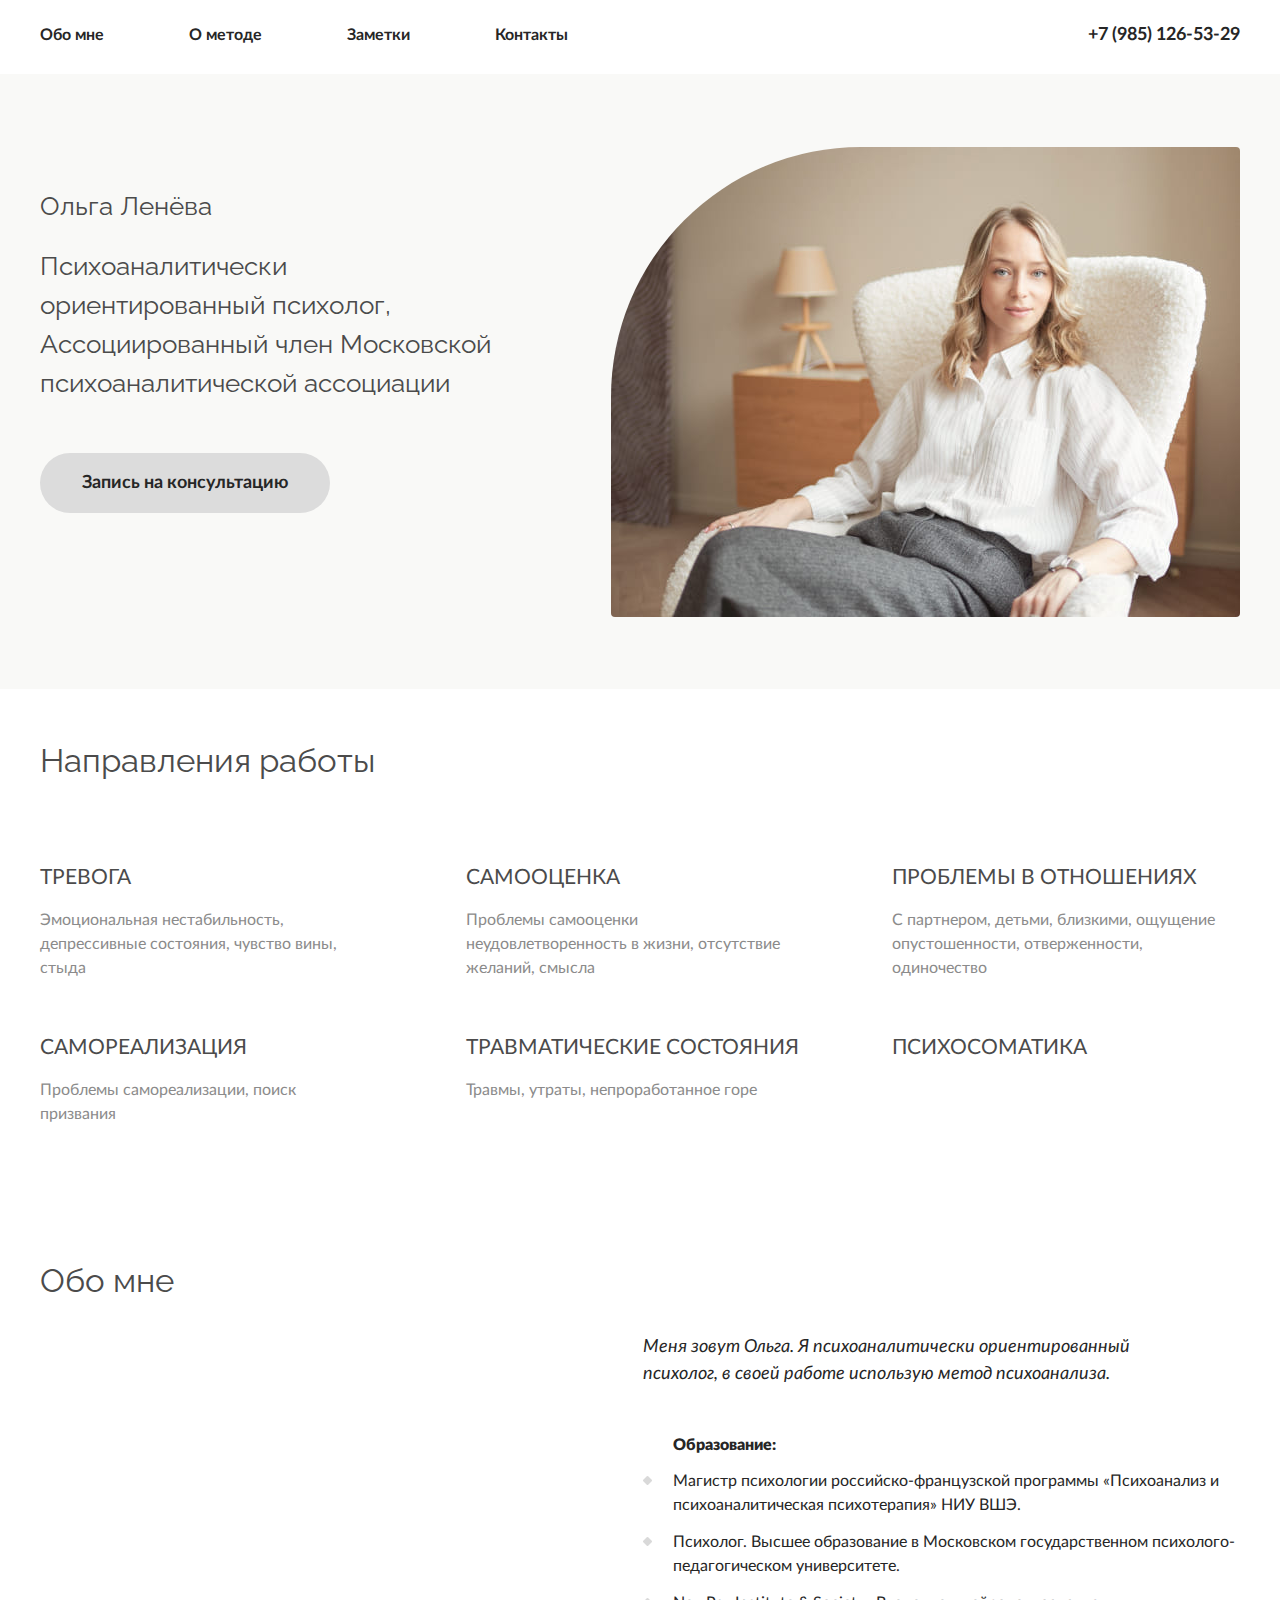
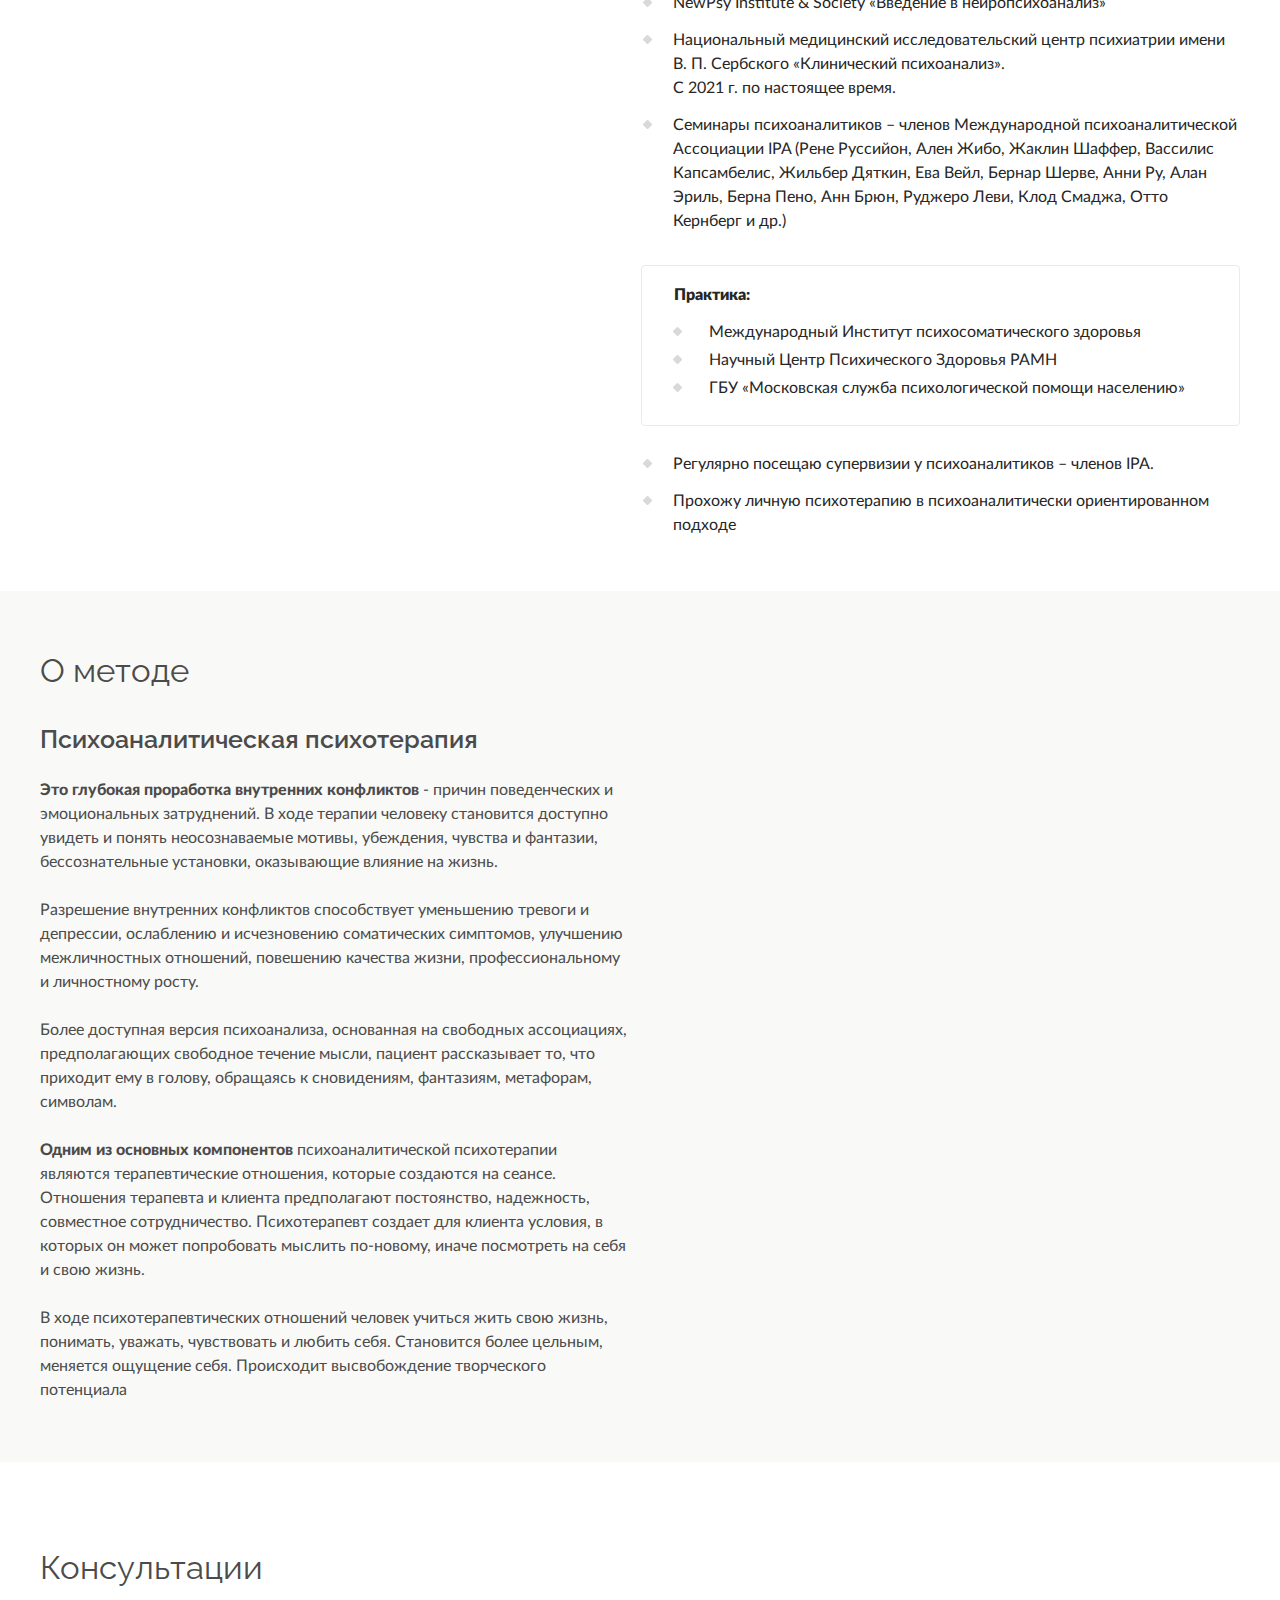
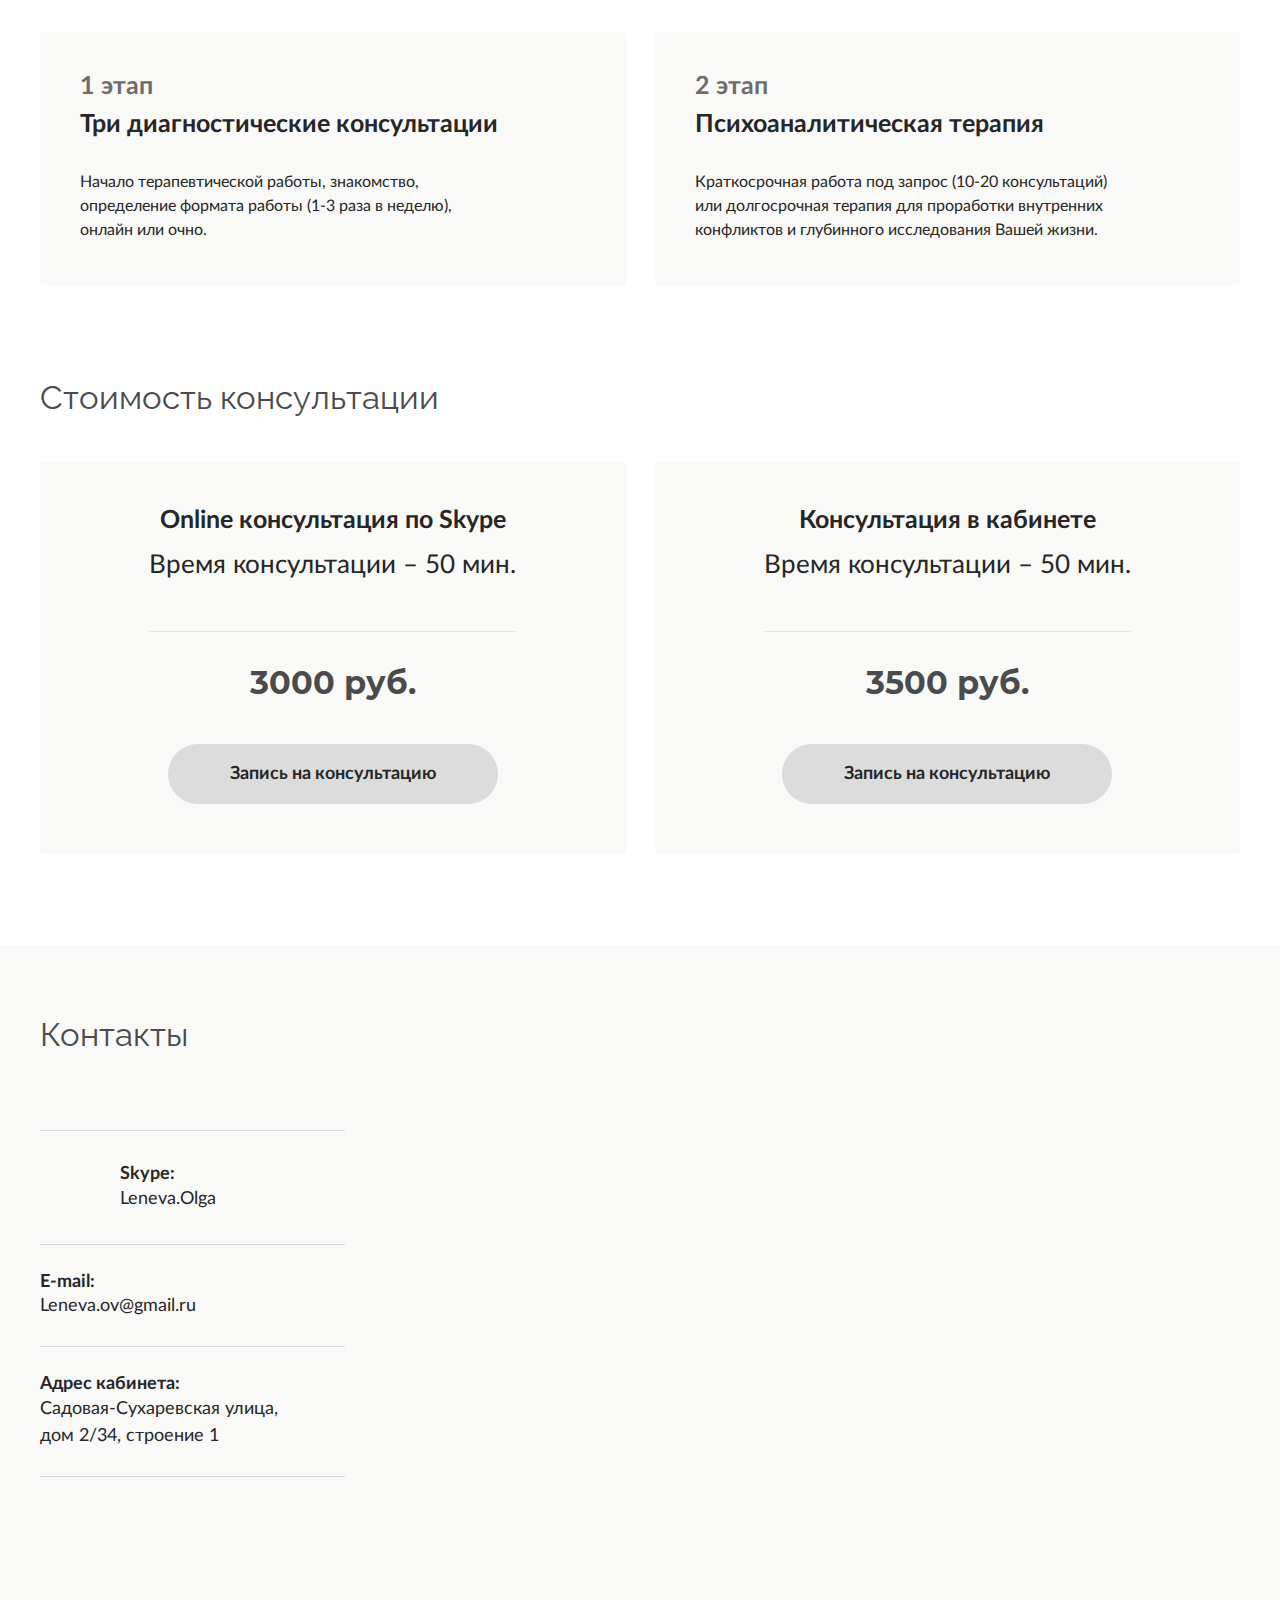
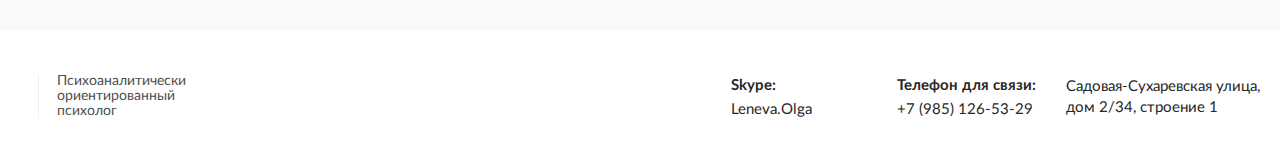
<file: index.html>
<!DOCTYPE html>
<html lang="ru">
	<head>
		<meta http-equiv="Content-Type" content="text/html; charset=utf-8">

		<!-- Адаптирование страницы для мобильных устройств -->
		<meta name="viewport" content="width=device-width, initial-scale=1, maximum-scale=1">

		<!-- Запрет распознования номера телефона -->
		<meta name="format-detection" content="telephone=no">
		<meta name="SKYPE_TOOLBAR" content ="SKYPE_TOOLBAR_PARSER_COMPATIBLE">

		<!-- Заголовок страницы -->
		<title>Ольга Ленёва</title>

		<!-- Подключение шрифтов -->
		<link rel="preconnect" href="https://fonts.googleapis.com"><link rel="preconnect" href="https://fonts.gstatic.com" crossorigin><link href="https://fonts.googleapis.com/css2?family=Raleway:wght@400;500;600;700;800;900&display=swap" rel="stylesheet">
		
		<!-- Данное значение часто используют(использовали) поисковые системы -->
		<meta name="description" content="">
		<meta name="keywords" content="">

		<!-- Изменение цвета панели моб. браузера -->
		<meta name="msapplication-TileColor" content="#DE041D">
		<meta name="theme-color" content="#DE041D">

		
		<!-- Подключение файлов стилей -->
		<link rel="stylesheet" href="css/fancybox.css">
		<link rel="stylesheet" href="css/styles.css">

		<link rel="stylesheet" href="css/response_1300.css" media="print, (max-width: 1300px)">
		<link rel="stylesheet" href="css/response_1187.css" media="print, (max-width: 1187px)">
		<link rel="stylesheet" href="css/response_1023.css" media="print, (max-width: 1023px)">
		<link rel="stylesheet" href="css/response_767.css" media="print, (max-width: 767px)">
		<link rel="stylesheet" href="css/response_479.css" media="(max-width: 479px)">
	</head>

	<body>
		<div class="wrap">
			<div class="main">
				<header>									
					<div class="cont">																
					
						<button class="mob_menu_btn">
							<img src="images/ic_mob_menu.svg" alt="">
						</button>
						<button class="close_btn">
							<img src="images/ic_close.svg" alt="">
						</button>

						<a href="#" class="logo-mob">
							<img src="images/logo-header.svg" alt="">
						</a>

						<nav class="menu row">							
							<div class="item">
								<a href="#about" class="scroll">Обо мне</a>
							</div>
							<div class="item">
								<a href="#method" class="scroll">О методе</a>
							</div>
							<div class="item">
								<a href="posts.html">Заметки</a>
							</div>
							<div class="item">
								<a href="#contacts" class="scroll">Контакты</a>
							</div>	

							<a href="tel:79851265329" class="header-phone_mob">+7 (985) 126-53-29</a>

							<a href="#" class="first-section_btn first-section_btn-mob modal_link" data-content="#callback_modal">
								<span>Запись на консультацию</span>
							</a>	

						</nav>

						<a href="tel:79851265329" class="header-phone">+7 (985) 126-53-29</a>
					</div>	
				</header>

				<section class="first-section">
					<div class="cont">
						<div class="first-section_info">
							<div class="first-section_title">Ольга Ленёва</div>
							<div class="first-section_text">Психоаналитически ориентированный психолог,	Ассоциированный член Московской психоаналитической ассоциации</div>
							<a href="#" class="first-section_btn modal_link" data-content="#callback_modal">
								<span>Запись на консультацию</span>
							</a>	
						</div>
						<div class="first-section_img">
							<img data-src="images/image1.jpg" alt="" class="lozad">
						</div>	
						<a href="#" class="first-section_btn first-section_btn-mobile modal_link" data-content="#callback_modal">
							<span>Запись на консультацию</span>
						</a>					
					</div>
				</section>


				<section class="direction">
					<div class="cont">
						<div class="direction_title title">Направления работы</div>
						<div class="direction_items">
							<div class="direction_item">
								<div class="direction_item-title">Тревога</div>
								<div class="direction_item-text">Эмоциональная нестабильность,<br> депрессивные состояния, чувство вины,<br> стыда</div>
							</div>							
							<div class="direction_item">
								<div class="direction_item-title">Самооценка</div>
								<div class="direction_item-text">Проблемы самооценки<br> неудовлетворенность в жизни, отсутствие<br> желаний, смысла</div>
							</div>
							<div class="direction_item">
								<div class="direction_item-title">Проблемы в отношениях</div>
								<div class="direction_item-text">С партнером, детьми, близкими, ощущение<br> опустошенности, отверженности,<br> одиночество</div>
							</div>
							<div class="direction_item">
								<div class="direction_item-title">Самореализация</div>
								<div class="direction_item-text">Проблемы самореализации, поиск<br> призвания </div>
							</div>
							<div class="direction_item">
								<div class="direction_item-title">Травматические состояния</div>
								<div class="direction_item-text">Травмы, утраты, непроработанное горе</div>
							</div>
							<div class="direction_item">
								<div class="direction_item-title">Психосоматика</div>
								<div class="direction_item-text"></div>
							</div>
						</div>
					</div>
				</section>


				<section class="about" id="about">
					<div class="cont">
						<div class="about_title title">Обо мне</div>
						<div class="about_wrap">
							<div class="about_img">
								<img data-src="images/image2.jpg" alt="" class="lozad">
							</div>
							<div class="about_info">
								<blockquote>Меня зовут Ольга. Я психоаналитически ориентированный <br>психолог, в своей работе использую метод психоанализа.</blockquote>
								<div class="about_items">
									<div class="about_item">
										<div class="about_item-title">Образование:</div>
										<ul>
											<li>Магистр психологии российско-французской программы «Психоанализ и психоаналитическая психотерапия» НИУ ВШЭ.</li>
											<li>Психолог. Высшее образование в Московском государственном психолого-педагогическом университете. </li>
											<li>NewPsy Institute & Society «Введение в нейропсихоанализ»</li>
											<li>Национальный медицинский исследовательский центр психиатрии имени В. П. Сербского «Клинический психоанализ».<br> С 2021 г. по настоящее время.</li>
											<li>Семинары психоаналитиков – членов Международной психоаналитической Ассоциации IPA (Рене Руссийон, Ален Жибо, Жаклин Шаффер, Вассилис Капсамбелис, Жильбер Дяткин, Ева Вейл, Бернар Шерве, Анни Ру, Алан Эриль, Берна Пено, Анн Брюн, Руджеро Леви, Клод Смаджа, Отто Кернберг и др.)</li>
										</ul>
									</div>
									<div class="about_item">
										<div class="about_item-title">Практика:</div>
										<ul>
											<li>Международный Институт психосоматического здоровья</li>
											<li>Научный Центр Психического Здоровья РАМН</li>
											<li>ГБУ «Московская служба психологической помощи населению»</li>
										</ul>
									</div>
									<div class="about_item">
										<ul>
											<li>Регулярно посещаю супервизии у психоаналитиков – членов IPA.</li>
											<li>Прохожу личную психотерапию в психоаналитически ориентированном подходе</li>
										</ul>
									</div>
								</div>							
							</div>	
						</div>						
					</div>
				</section>



				<section class="method" id="method">
					<div class="cont">
						<div class="method_title title">О методе</div>						
						<div class="method_wrap">
							<div class="method_info">
								<div class="method_subtitle">Психоаналитическая психотерапия</div>
								<p><span>Это глубокая проработка внутренних конфликтов</span> - причин поведенческих и эмоциональных затруднений. В ходе терапии человеку становится доступно увидеть и понять неосознаваемые мотивы, убеждения, чувства и фантазии, бессознательные установки, оказывающие влияние на жизнь. </p>
								<p>Разрешение внутренних конфликтов способствует уменьшению тревоги и депрессии, ослаблению и исчезновению соматических симптомов, улучшению межличностных отношений, повешению качества жизни, профессиональному и личностному росту. </p>
								<p>Более доступная версия психоанализа, основанная на свободных ассоциациях, предполагающих свободное течение мысли, пациент рассказывает то, что приходит ему в голову, обращаясь к сновидениям, фантазиям, метафорам, символам.</p>
								<p><span>Одним из основных компонентов</span> психоаналитической психотерапии являются терапевтические отношения, которые создаются на сеансе. Отношения терапевта и клиента предполагают постоянство, надежность, совместное сотрудничество. Психотерапевт создает для клиента условия, в которых он может попробовать мыслить по-новому, иначе посмотреть на себя и свою жизнь.</p>
								<p>В ходе психотерапевтических отношений человек учиться жить свою жизнь, понимать, уважать, чувствовать и любить себя. Становится более цельным, меняется ощущение себя. Происходит высвобождение творческого потенциала</p>
							</div>
							<div class="method_img">
								<img data-src="images/image3.jpg" alt="" class="lozad">
							</div>
						</div>
					</div>
				</section>



				<section class="consultations">
					<div class="cont">
						<div class="consultations-title title">Консультации</div>
						<div class="consultations_items">
							<div class="consultations_item">
								<div class="consultations_item-stage">1 этап</div>
								<div class="consultations_item-title">Три диагностические консультации</div>
								<div class="consultations_item-text">Начало терапевтической работы, знакомство,<br> определение  формата работы  (1-3 раза в неделю),<br> онлайн или очно.</div>
							</div>
							<div class="consultations_item">
								<div class="consultations_item-stage">2 этап</div>
								<div class="consultations_item-title">Психоаналитическая терапия</div>
								<div class="consultations_item-text">Краткосрочная работа под запрос (10-20 консультаций)<br> или долгосрочная терапия для проработки внутренних<br> конфликтов и глубинного исследования Вашей жизни.</div>
							</div>							
						</div>
					</div>
				</section>



				<section class="price">
					<div class="cont">
						<div class="price_title title">Стоимость консультации</div>
						<div class="price_items">
							<div class="price_item">
								<div class="price_item-title">Online консультация по Skype</div>
								<div class="price_item-text">Время консультации – 50 мин.</div>
								<div class="price_item-val">3000 руб.</div>
								<a href="#" class="first-section_btn modal_link" data-content="#callback_modal">
									<span>Запись на консультацию</span>
								</a>
							</div>
							<div class="price_item">
								<div class="price_item-title">Консультация в кабинете</div>
								<div class="price_item-text">Время консультации – 50 мин.</div>
								<div class="price_item-val">3500 руб.</div>
								<a href="#" class="first-section_btn modal_link" data-content="#callback_modal">
									<span>Запись на консультацию</span>
								</a>
							</div>
						</div>
					</div>
				</section>



				<section class="contacts" id="contacts">
					<div class="cont">
						<div class="contacts_title title">Контакты</div>
						<div class="contacts_wrap">
							<div class="contacts_info">							
								<div class="contacts_items">
									<div class="contacts_item">
										<div class="contacts_item-img">
											<img data-src="images/skype.svg" alt="" class="lozad">
										</div>
										<div class="contacts_item-box">
											<div class="contacts_item-title">Skype:</div>
											<a href="skype:[Leneva.Olga]" class="contacts_item-text">Leneva.Olga</a>	
										</div>									
									</div>
									<div class="contacts_item">
										<div class="contacts_item-title">E-mail:</div>
										<a href="mailto:leneva.ov@gmail.ru" class="contacts_item-text">Leneva.ov@gmail.ru</a>
									</div>
									<div class="contacts_item">
										<div class="contacts_item-title">Адрес кабинета:</div>
										<div class="contacts_item-text">Садовая-Сухаревская улица, <br>дом 2/34, строение 1</div>
									</div>
								</div>
							</div>
							<div class="map_wrap">
								<div id="map"></div>
							</div> 	
						</div>						
					</div>
				</section>
			

			</div>


			<footer>
				<div class="cont">
					<div class="footer_left">
						<a href="#" class="footer_logo"><img data-src="images/logo-footer.svg" alt="" class="lozad"></a>
						<div class="footer_text">Психоаналитически ориентированный <br>психолог</div>
					</div>
					<div class="footer_right">
						<div class="footer_item">
							<div class="footer_item-img">
								<img data-src="images/skype.svg" alt="" class="lozad">
							</div>
							<div class="footer_item-box">
								<div class="footer_item-title">Skype:</div>
								<a href="skype:[Leneva.Olga]" class="footer_item-text">Leneva.Olga</a>	
							</div>									
						</div>
						<div class="footer_item">
							<div class="footer_item-img">
								<img data-src="images/phone.svg" alt="" class="lozad">
							</div>
							<div class="footer_item-box">
								<div class="footer_item-title">Телефон для связи:</div>
								<a href="tel:79851265329" class="footer_item-text">+7 (985) 126-53-29</a>	
							</div>									
						</div>
						<div class="footer_item">
							<div class="footer_item-text">Садовая-Сухаревская улица, <br>дом 2/34, строение 1</div>
						</div>
					</div>
				</div>
			</footer>


			<div class="buttonUp" style="display: none;">
				<button type="button">
					<img src="images/button-up.svg" alt="">
				</button>
			</div>

			<div class="overlay"></div>
		</div>


		<div class="supports_error">
			Ваш браузер устарел рекомендуем обновить его до последней версии<br> или использовать другой более современный.
		</div>



		<section class="modal callback" id="callback_modal">		
			<div class="callback_title">Запись на консультацию</div>
			<form>
				<div class="line">
					<div class="field">
						<input type="text" placeholder="ФИО">
					</div>
				</div>
				<div class="line">
					<div class="field">
						<input type="number" placeholder="Возраст">
					</div>
				</div>
				<div class="line">
					<div class="field">
						<input type="tel" placeholder="Телефон">
					</div>
				</div>
				<div class="line">
					<div class="field">
						<input type="email" placeholder="E-mail">
					</div>
				</div>
				<div class="line">
					<div class="field">
						<textarea placeholder="Первоначальный запрос"></textarea>
					</div>
				</div>
				<div class="checkbox-block">
					<input type="checkbox" id="check" checked="">
					<label for="check" class="checkbox">Я согласен с политикой конфеденциальности</label>
				</div>    
				<button type="submit">
					<span>Записаться</span>
				</button>
			</form>
		</section>


		<!-- Подключение javascript файлов -->
		<script src="js/jquery-3.5.0.min.js"></script>
		<script src="js/fancybox.min.js"></script>
		<script src="js/lozad.min.js"></script>
		<script src="js/inputmask.min.js"></script>
		<script src="js/functions.js"></script>
		<script src="js/scripts.js"></script>


		<script src="https://api-maps.yandex.ru/2.1.75/?load=package.standard,package.geoObjects&lang=ru-RU&amp;scroll=false"></script>
		<script>
			$(window).on('load', () => {
				ymaps.ready(() => {
					var myMap = new ymaps.Map("map", {
				center: [56.09,37.49],
				zoom: 14
			}, {
				searchControlProvider: 'yandex#search'
			}),
	
			myGeoObject = new ymaps.GeoObject({
		  
			}, {
			}),
			myPieChart = new ymaps.Placemark([
			], {
	
			});
				myMap.geoObjects
					.add(myGeoObject)
					.add(myPieChart)                        
					.add(new ymaps.Placemark([56.09,37.49], {
					
					}, {
						preset: 'islands#greenDotIconWithCaption'
					}))
				})
			})
		</script> 

	
	</body>
</html>
</file>
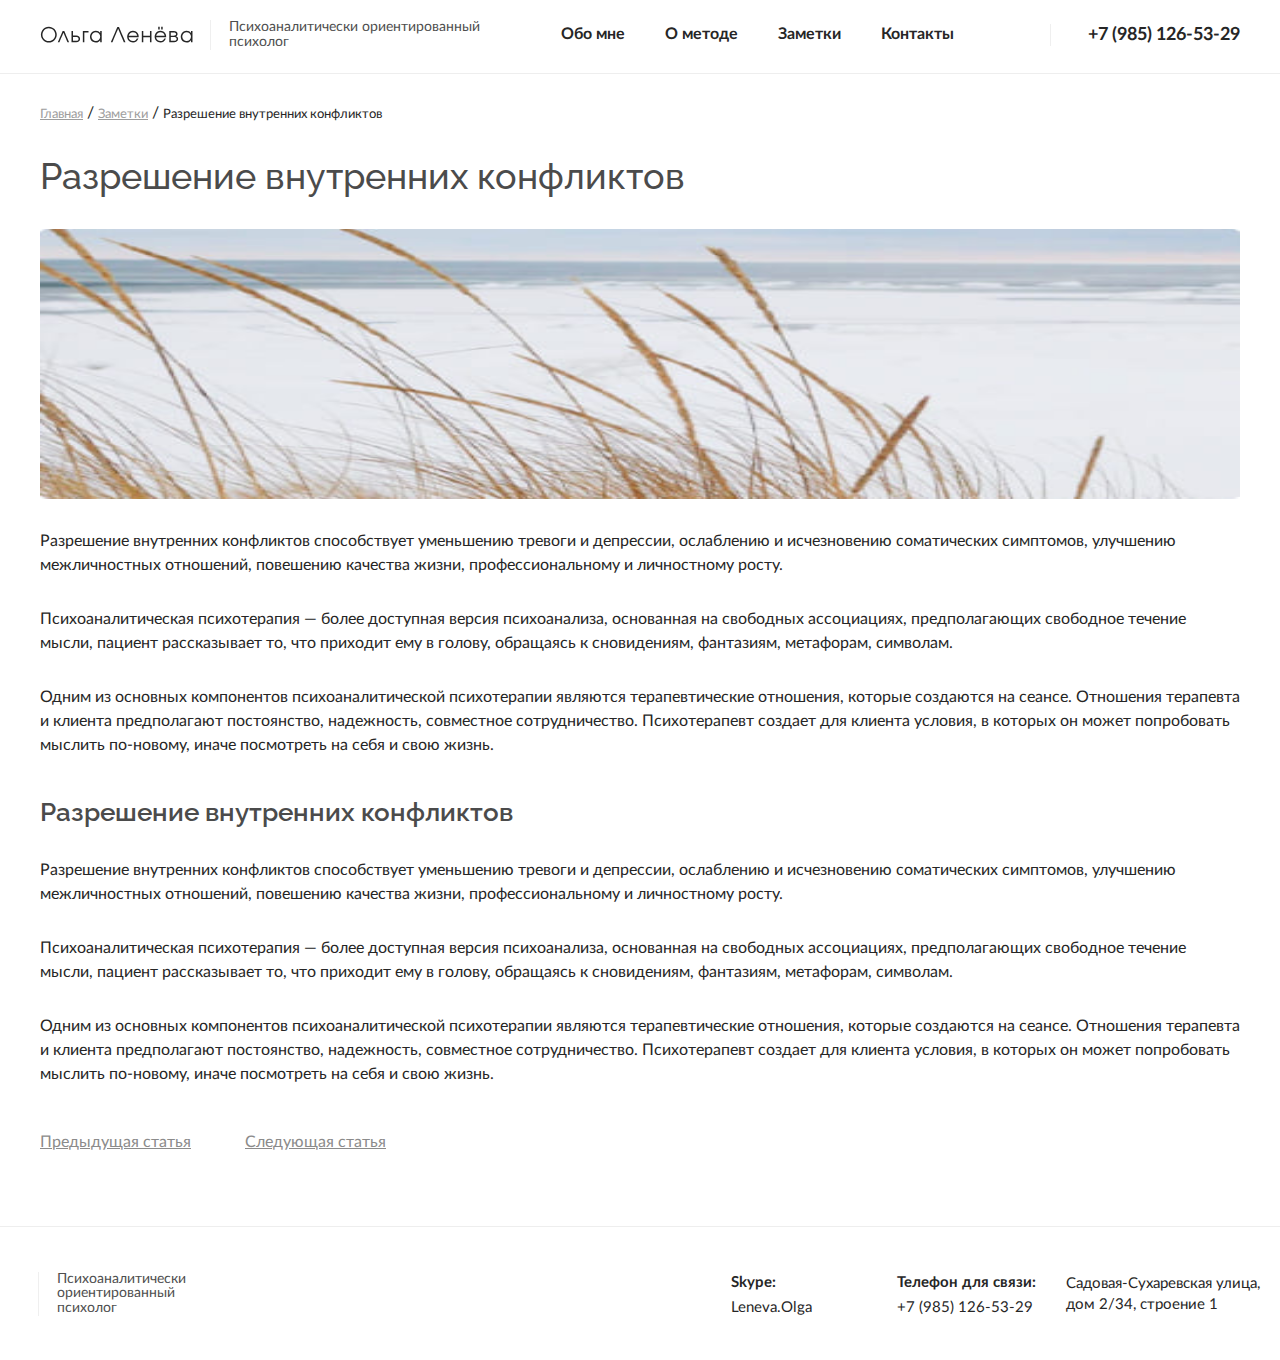
<file: post.html>
<!DOCTYPE html>
<html lang="ru">
	<head>
		<meta http-equiv="Content-Type" content="text/html; charset=utf-8">

		<!-- Адаптирование страницы для мобильных устройств -->
		<meta name="viewport" content="width=device-width, initial-scale=1, maximum-scale=1">

		<!-- Запрет распознования номера телефона -->
		<meta name="format-detection" content="telephone=no">
		<meta name="SKYPE_TOOLBAR" content ="SKYPE_TOOLBAR_PARSER_COMPATIBLE">

		<!-- Заголовок страницы -->
		<title>Ольга Ленёва</title>

		<!-- Подключение шрифтов -->
		<link rel="preconnect" href="https://fonts.googleapis.com"><link rel="preconnect" href="https://fonts.gstatic.com" crossorigin><link href="https://fonts.googleapis.com/css2?family=Raleway:wght@400;500;600;700;800;900&display=swap" rel="stylesheet">

		<!-- Данное значение часто используют(использовали) поисковые системы -->
		<meta name="description" content="">
		<meta name="keywords" content="">

		<!-- Изменение цвета панели моб. браузера -->
		<meta name="msapplication-TileColor" content="#DE041D">
		<meta name="theme-color" content="#DE041D">

		
		<!-- Подключение файлов стилей -->
		<link rel="stylesheet" href="css/fancybox.css">
		<link rel="stylesheet" href="css/styles.css">

		<link rel="stylesheet" href="css/response_1300.css" media="print, (max-width: 1300px)">
		<link rel="stylesheet" href="css/response_1187.css" media="print, (max-width: 1187px)">
		<link rel="stylesheet" href="css/response_1023.css" media="print, (max-width: 1023px)">
		<link rel="stylesheet" href="css/response_767.css" media="print, (max-width: 767px)">
		<link rel="stylesheet" href="css/response_479.css" media="(max-width: 479px)">
	</head>

	<body>
		<div class="wrap page">
			<div class="main">
				<header>									
					<div class="cont">																
					
						<button class="mob_menu_btn">
							<img src="images/ic_mob_menu.svg" alt="">
						</button>
						<button class="close_btn">
							<img src="images/ic_close.svg" alt="">
						</button>

						<a href="#" class="logo-mob">
							<img src="images/logo-header.svg" alt="">
							<span>Психоаналитически ориентированный<br> 
								психолог</span>
						</a>

						<nav class="menu row">							
							<div class="item">
								<a href="#">Обо мне</a>
							</div>
							<div class="item">
								<a href="#">О методе</a>
							</div>
							<div class="item">
								<a href="#">Заметки</a>
							</div>
							<div class="item">
								<a href="#">Контакты</a>
							</div>	

							<a href="tel:79851265329" class="header-phone_mob">+7 (985) 126-53-29</a>

							<a href="#" class="first-section_btn first-section_btn-mob modal_link" data-content="#callback_modal">
								<span>Запись на консультацию</span>
							</a>	

						</nav>

						<a href="tel:79851265329" class="header-phone">+7 (985) 126-53-29</a>
					</div>	
				</header>

				
				<section class="post">
					<div class="cont">
						<div class="breadcrumbs">
							<a href="#">Главная</a> 
							<span class="sep">/</span>
							<a href="#">Заметки</a> 
							<span class="sep">/</span>
							<span class="current">Разрешение внутренних конфликтов</span>
						</div>
						<div class="text_block">
							<h1>Разрешение внутренних конфликтов</h1>
							<img src="images/posts1.jpg" alt="">
							<p>Разрешение внутренних конфликтов способствует уменьшению тревоги и депрессии, ослаблению и исчезновению соматических симптомов, улучшению межличностных отношений, повешению качества жизни, профессиональному и личностному росту.</p>
							<p>Психоаналитическая психотерапия — более доступная версия психоанализа, основанная на свободных ассоциациях, предполагающих свободное течение мысли, пациент рассказывает то, что приходит ему в голову, обращаясь к сновидениям, фантазиям, метафорам, символам.</p>
							<p>Одним из основных компонентов психоаналитической психотерапии являются терапевтические отношения, которые создаются на сеансе. Отношения терапевта и клиента предполагают постоянство, надежность, совместное сотрудничество. Психотерапевт создает для клиента условия, в которых он может попробовать мыслить по-новому, иначе посмотреть на себя и свою жизнь.</p>
							<h2>Разрешение внутренних конфликтов</h2> 
							<p>Разрешение внутренних конфликтов способствует уменьшению тревоги и депрессии, ослаблению и исчезновению соматических симптомов, улучшению межличностных отношений, повешению качества жизни, профессиональному и личностному росту.</p>
							<p>Психоаналитическая психотерапия — более доступная версия психоанализа, основанная на свободных ассоциациях, предполагающих свободное течение мысли, пациент рассказывает то, что приходит ему в голову, обращаясь к сновидениям, фантазиям, метафорам, символам.</p>
							<p>Одним из основных компонентов психоаналитической психотерапии являются терапевтические отношения, которые создаются на сеансе. Отношения терапевта и клиента предполагают постоянство, надежность, совместное сотрудничество. Психотерапевт создает для клиента условия, в которых он может попробовать мыслить по-новому, иначе посмотреть на себя и свою жизнь.</p>
						</div>
						<div class="post_link">
							<a href="#">Предыдущая статья</a>
							<a href="#">Следующая статья</a>
						</div>
					</div>
				</section>
			

			</div>


			<footer>
				<div class="cont">
					<div class="footer_left">
						<a href="#" class="footer_logo"><img data-src="images/logo-footer.svg" alt="" class="lozad"></a>
						<div class="footer_text">Психоаналитически ориентированный <br>психолог</div>
					</div>
					<div class="footer_right">
						<div class="footer_item">
							<div class="footer_item-img">
								<img data-src="images/skype.svg" alt="" class="lozad">
							</div>
							<div class="footer_item-box">
								<div class="footer_item-title">Skype:</div>
								<a href="skype:[Leneva.Olga]" class="footer_item-text">Leneva.Olga</a>	
							</div>									
						</div>
						<div class="footer_item">
							<div class="footer_item-img">
								<img data-src="images/phone.svg" alt="" class="lozad">
							</div>
							<div class="footer_item-box">
								<div class="footer_item-title">Телефон для связи:</div>
								<a href="tel:79851265329" class="footer_item-text">+7 (985) 126-53-29</a>	
							</div>									
						</div>
						<div class="footer_item">
							<div class="footer_item-text">Садовая-Сухаревская улица, <br>дом 2/34, строение 1</div>
						</div>
					</div>
				</div>
			</footer>


			<div class="buttonUp" style="display: none;">
				<button type="button">
					<img src="images/button-up.svg" alt="">
				</button>
			</div>

			<div class="overlay"></div>
		</div>


		<div class="supports_error">
			Ваш браузер устарел рекомендуем обновить его до последней версии<br> или использовать другой более современный.
		</div>



		<section class="modal callback" id="callback_modal">		
			<div class="callback_title">Запись на консультацию</div>
			<form>
				<div class="line">
					<div class="field">
						<input type="text" placeholder="ФИО">
					</div>
				</div>
				<div class="line">
					<div class="field">
						<input type="number" placeholder="Возраст">
					</div>
				</div>
				<div class="line">
					<div class="field">
						<input type="tel" placeholder="Телефон">
					</div>
				</div>
				<div class="line">
					<div class="field">
						<input type="email" placeholder="E-mail">
					</div>
				</div>
				<div class="line">
					<div class="field">
						<textarea placeholder="Первоначальный запрос"></textarea>
					</div>
				</div>
				<div class="checkbox-block">
					<input type="checkbox" id="check" checked="">
					<label for="check" class="checkbox">Я согласен с политикой конфеденциальности</label>
				</div>    
				<button type="submit">
					<span>Записаться</span>
				</button>
			</form>
		</section>


		<!-- Подключение javascript файлов -->
		<script src="js/jquery-3.5.0.min.js"></script>
		<script src="js/fancybox.min.js"></script>
		<script src="js/lozad.min.js"></script>
		<script src="js/inputmask.min.js"></script>
		<script src="js/functions.js"></script>
		<script src="js/scripts.js"></script>


		<script src="https://api-maps.yandex.ru/2.1.75/?load=package.standard,package.geoObjects&lang=ru-RU&amp;scroll=false"></script>
		<script>
			$(window).on('load', () => {
				ymaps.ready(() => {
					var myMap = new ymaps.Map("map", {
				center: [56.09,37.49],
				zoom: 14
			}, {
				searchControlProvider: 'yandex#search'
			}),
	
			myGeoObject = new ymaps.GeoObject({
		  
			}, {
			}),
			myPieChart = new ymaps.Placemark([
			], {
	
			});
				myMap.geoObjects
					.add(myGeoObject)
					.add(myPieChart)                        
					.add(new ymaps.Placemark([56.09,37.49], {
					
					}, {
						preset: 'islands#greenDotIconWithCaption'
					}))
				})
			})
		</script> 

	
	</body>
</html>
</file>
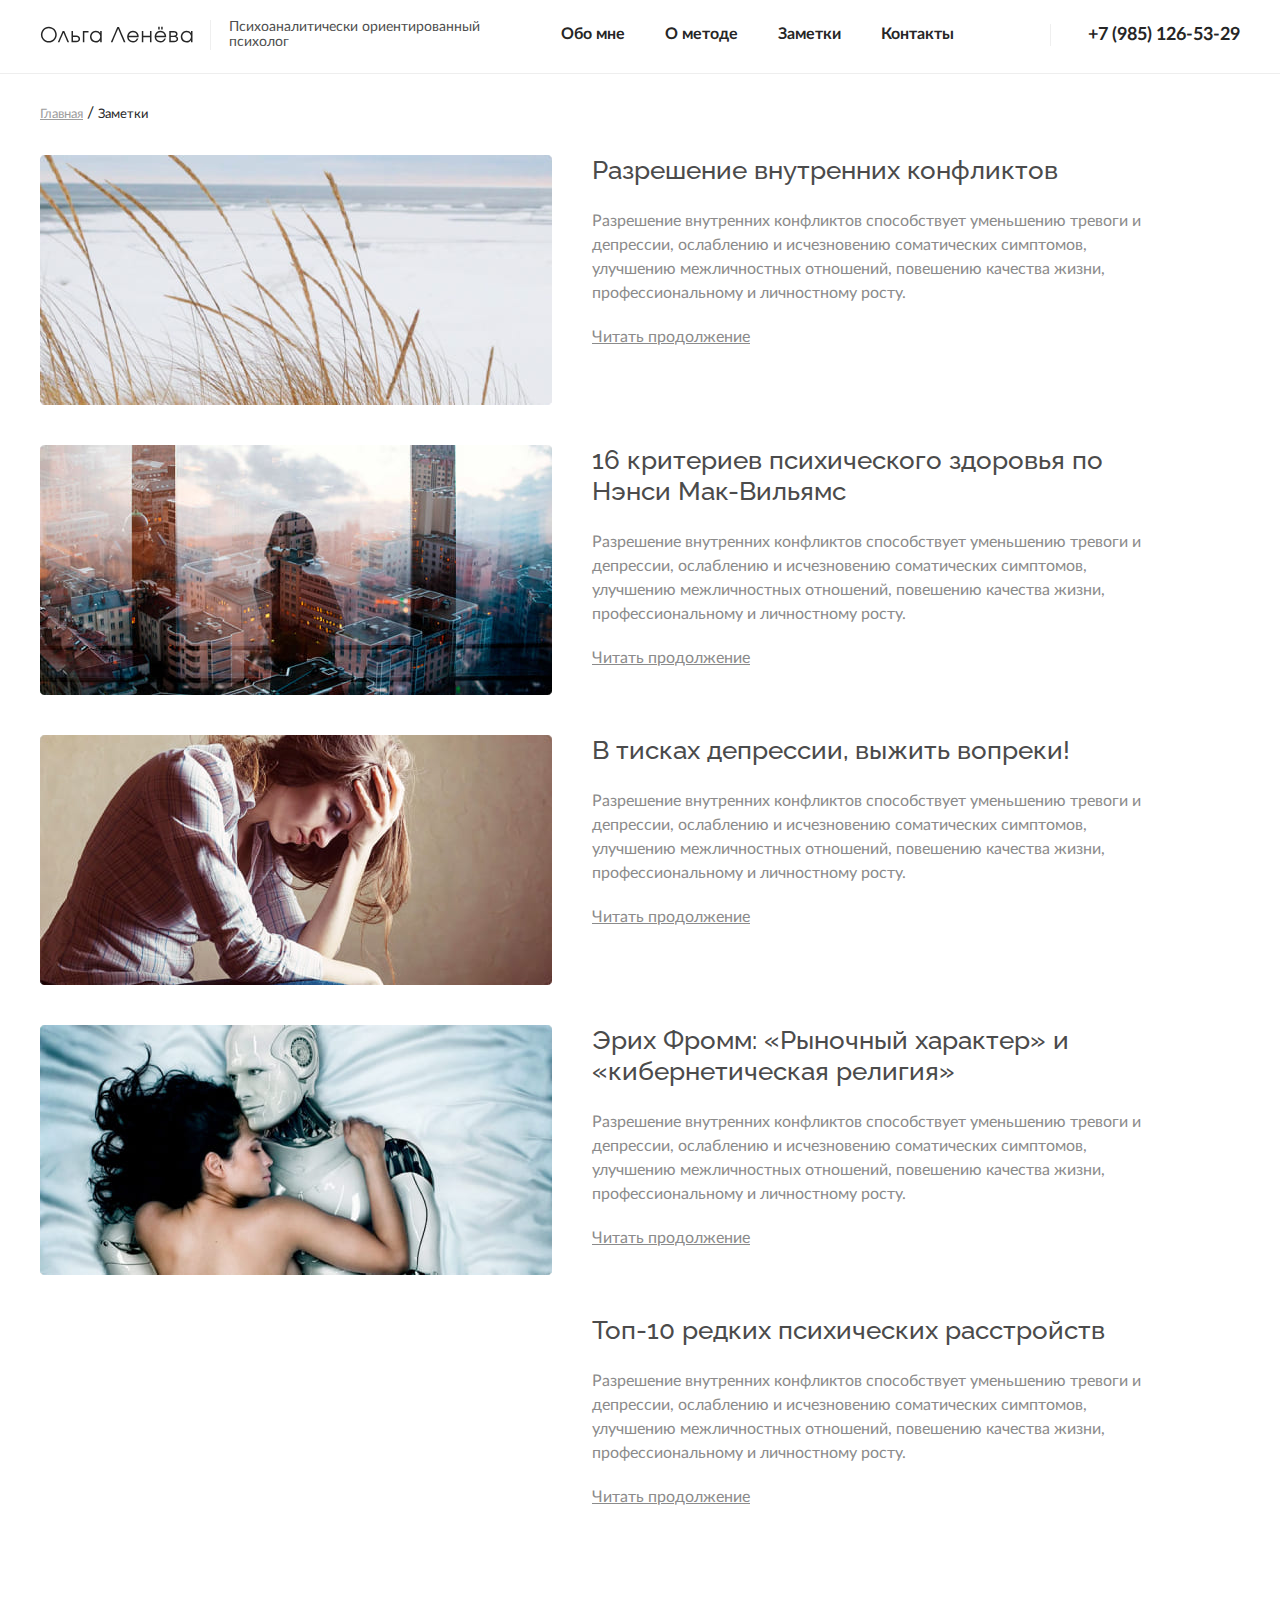
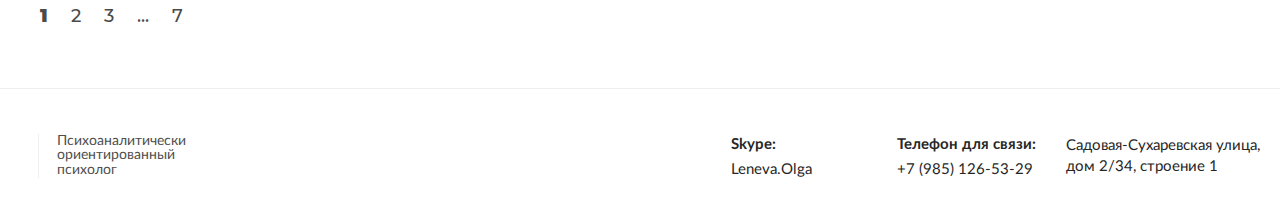
<file: posts.html>
<!DOCTYPE html>
<html lang="ru">
	<head>
		<meta http-equiv="Content-Type" content="text/html; charset=utf-8">

		<!-- Адаптирование страницы для мобильных устройств -->
		<meta name="viewport" content="width=device-width, initial-scale=1, maximum-scale=1">

		<!-- Запрет распознования номера телефона -->
		<meta name="format-detection" content="telephone=no">
		<meta name="SKYPE_TOOLBAR" content ="SKYPE_TOOLBAR_PARSER_COMPATIBLE">

		<!-- Заголовок страницы -->
		<title>Ольга Ленёва</title>

		<!-- Подключение шрифтов -->
		<link rel="preconnect" href="https://fonts.googleapis.com"><link rel="preconnect" href="https://fonts.gstatic.com" crossorigin><link href="https://fonts.googleapis.com/css2?family=Raleway:wght@400;500;600;700;800;900&display=swap" rel="stylesheet">
		
		<!-- Данное значение часто используют(использовали) поисковые системы -->
		<meta name="description" content="">
		<meta name="keywords" content="">

		<!-- Изменение цвета панели моб. браузера -->
		<meta name="msapplication-TileColor" content="#DE041D">
		<meta name="theme-color" content="#DE041D">

		
		<!-- Подключение файлов стилей -->
		<link rel="stylesheet" href="css/fancybox.css">
		<link rel="stylesheet" href="css/styles.css">

		<link rel="stylesheet" href="css/response_1300.css" media="print, (max-width: 1300px)">
		<link rel="stylesheet" href="css/response_1187.css" media="print, (max-width: 1187px)">
		<link rel="stylesheet" href="css/response_1023.css" media="print, (max-width: 1023px)">
		<link rel="stylesheet" href="css/response_767.css" media="print, (max-width: 767px)">
		<link rel="stylesheet" href="css/response_479.css" media="(max-width: 479px)">
	</head>

	<body>
		<div class="wrap page">
			<div class="main">
				<header>									
					<div class="cont">																
					
						<button class="mob_menu_btn">
							<img src="images/ic_mob_menu.svg" alt="">
						</button>
						<button class="close_btn">
							<img src="images/ic_close.svg" alt="">
						</button>

						<a href="#" class="logo-mob">
							<img src="images/logo-header.svg" alt="">
							<span>Психоаналитически ориентированный<br> 
								психолог</span>
						</a>

						<nav class="menu row">							
							<div class="item">
								<a href="#">Обо мне</a>
							</div>
							<div class="item">
								<a href="#">О методе</a>
							</div>
							<div class="item">
								<a href="#">Заметки</a>
							</div>
							<div class="item">
								<a href="#">Контакты</a>
							</div>	

							<a href="tel:79851265329" class="header-phone_mob">+7 (985) 126-53-29</a>

							<a href="#" class="first-section_btn first-section_btn-mob modal_link" data-content="#callback_modal">
								<span>Запись на консультацию</span>
							</a>	

						</nav>

						<a href="tel:79851265329" class="header-phone">+7 (985) 126-53-29</a>
					</div>	
				</header>

				
				<section class="posts">
					<div class="cont">
						<div class="breadcrumbs">
							<a href="#">Главная</a> 
							<span class="sep">/</span>
							<span class="current">Заметки</span>
						</div>
						<div class="posts_items">
							<div class="posts_item">
								<a href="#" class="posts_item-img">
									<img data-src="images/posts1.jpg" alt="" class="lozad">
								</a>
								<div class="posts_item-info">
									<a href="#" class="posts_item-title">Разрешение внутренних конфликтов</a>
									<div class="posts_item-text">Разрешение внутренних конфликтов способствует уменьшению тревоги и депрессии, ослаблению и исчезновению соматических симптомов, улучшению межличностных отношений, повешению качества жизни, профессиональному и личностному росту.</div>
									<a href="#" class="posts_item-link">Читать продолжение</a>
								</div>
							</div>
							<div class="posts_item">
								<a href="#" class="posts_item-img">
									<img data-src="images/posts2.jpg" alt="" class="lozad">
								</a>
								<div class="posts_item-info">
									<a href="#" class="posts_item-title">16 критериев психического здоровья по Нэнси Мак-Вильямс</a>
									<div class="posts_item-text">Разрешение внутренних конфликтов способствует уменьшению тревоги и депрессии, ослаблению и исчезновению соматических симптомов, улучшению межличностных отношений, повешению качества жизни, профессиональному и личностному росту.</div>
									<a href="#" class="posts_item-link">Читать продолжение</a>
								</div>
							</div>
							<div class="posts_item">
								<a href="#" class="posts_item-img">
									<img data-src="images/posts3.jpg" alt="" class="lozad">
								</a>
								<div class="posts_item-info">
									<a href="#" class="posts_item-title">В тисках депрессии, выжить вопреки!</a>
									<div class="posts_item-text">Разрешение внутренних конфликтов способствует уменьшению тревоги и депрессии, ослаблению и исчезновению соматических симптомов, улучшению межличностных отношений, повешению качества жизни, профессиональному и личностному росту.</div>
									<a href="#" class="posts_item-link">Читать продолжение</a>
								</div>
							</div>
							<div class="posts_item">
								<a href="#" class="posts_item-img">
									<img data-src="images/posts4.jpg" alt="" class="lozad">
								</a>
								<div class="posts_item-info">
									<a href="#" class="posts_item-title">Эрих Фромм: «Рыночный характер» и «кибернетическая религия»</a>
									<div class="posts_item-text">Разрешение внутренних конфликтов способствует уменьшению тревоги и депрессии, ослаблению и исчезновению соматических симптомов, улучшению межличностных отношений, повешению качества жизни, профессиональному и личностному росту.</div>
									<a href="#" class="posts_item-link">Читать продолжение</a>
								</div>
							</div>
							<div class="posts_item">
								<a href="#" class="posts_item-img">
									<img data-src="images/posts5.jpg" alt="" class="lozad">
								</a>
								<div class="posts_item-info">
									<a href="#" class="posts_item-title">Топ-10 редких психических расстройств</a>
									<div class="posts_item-text">Разрешение внутренних конфликтов способствует уменьшению тревоги и депрессии, ослаблению и исчезновению соматических симптомов, улучшению межличностных отношений, повешению качества жизни, профессиональному и личностному росту.</div>
									<a href="#" class="posts_item-link">Читать продолжение</a>
								</div>
							</div>
						</div>
						<div class="pagination">
							<a class="active">1</a>
							<a href="/">2</a>
							<a href="/">3</a>
							<span>...</span>
							<a href="/">7</a>
						</div>
					</div>
				</section>
			

			</div>


			<footer>
				<div class="cont">
					<div class="footer_left">
						<a href="#" class="footer_logo"><img data-src="images/logo-footer.svg" alt="" class="lozad"></a>
						<div class="footer_text">Психоаналитически ориентированный <br>психолог</div>
					</div>
					<div class="footer_right">
						<div class="footer_item">
							<div class="footer_item-img">
								<img data-src="images/skype.svg" alt="" class="lozad">
							</div>
							<div class="footer_item-box">
								<div class="footer_item-title">Skype:</div>
								<a href="skype:[Leneva.Olga]" class="footer_item-text">Leneva.Olga</a>	
							</div>									
						</div>
						<div class="footer_item">
							<div class="footer_item-img">
								<img data-src="images/phone.svg" alt="" class="lozad">
							</div>
							<div class="footer_item-box">
								<div class="footer_item-title">Телефон для связи:</div>
								<a href="tel:79851265329" class="footer_item-text">+7 (985) 126-53-29</a>	
							</div>									
						</div>
						<div class="footer_item">
							<div class="footer_item-text">Садовая-Сухаревская улица, <br>дом 2/34, строение 1</div>
						</div>
					</div>
				</div>
			</footer>


			<div class="buttonUp" style="display: none;">
				<button type="button">
					<img src="images/button-up.svg" alt="">
				</button>
			</div>

			<div class="overlay"></div>
		</div>


		<div class="supports_error">
			Ваш браузер устарел рекомендуем обновить его до последней версии<br> или использовать другой более современный.
		</div>



		<section class="modal callback" id="callback_modal">		
			<div class="callback_title">Запись на консультацию</div>
			<form>
				<div class="line">
					<div class="field">
						<input type="text" placeholder="ФИО">
					</div>
				</div>
				<div class="line">
					<div class="field">
						<input type="number" placeholder="Возраст">
					</div>
				</div>
				<div class="line">
					<div class="field">
						<input type="tel" placeholder="Телефон">
					</div>
				</div>
				<div class="line">
					<div class="field">
						<input type="email" placeholder="E-mail">
					</div>
				</div>
				<div class="line">
					<div class="field">
						<textarea placeholder="Первоначальный запрос"></textarea>
					</div>
				</div>
				<div class="checkbox-block">
					<input type="checkbox" id="check" checked="">
					<label for="check" class="checkbox">Я согласен с политикой конфеденциальности</label>
				</div>    
				<button type="submit">
					<span>Записаться</span>
				</button>
			</form>
		</section>


		<!-- Подключение javascript файлов -->
		<script src="js/jquery-3.5.0.min.js"></script>
		<script src="js/fancybox.min.js"></script>
		<script src="js/lozad.min.js"></script>
		<script src="js/inputmask.min.js"></script>
		<script src="js/functions.js"></script>
		<script src="js/scripts.js"></script>


		<script src="https://api-maps.yandex.ru/2.1.75/?load=package.standard,package.geoObjects&lang=ru-RU&amp;scroll=false"></script>
		<script>
			$(window).on('load', () => {
				ymaps.ready(() => {
					var myMap = new ymaps.Map("map", {
				center: [56.09,37.49],
				zoom: 14
			}, {
				searchControlProvider: 'yandex#search'
			}),
	
			myGeoObject = new ymaps.GeoObject({
		  
			}, {
			}),
			myPieChart = new ymaps.Placemark([
			], {
	
			});
				myMap.geoObjects
					.add(myGeoObject)
					.add(myPieChart)                        
					.add(new ymaps.Placemark([56.09,37.49], {
					
					}, {
						preset: 'islands#greenDotIconWithCaption'
					}))
				})
			})
		</script> 

	
	</body>
</html>
</file>
<file: css/styles.css>
/* For old browsers */
@supports (not(--css: variables)) {
    .supports_error {
        display: flex !important;
    }
}

/* For IE */
@media screen and (-ms-high-contrast: active), (-ms-high-contrast: none) {
    .supports_error {
        display: flex !important;
    }
}





/*------------------
    Reset styles
------------------*/
* {
    box-sizing: border-box;
    margin: 0;
    padding: 0;
}

*:before,
*:after {
    box-sizing: border-box;
}

html {
    -webkit-font-smoothing: antialiased;
    -moz-osx-font-smoothing: grayscale;
    -ms-text-size-adjust: 100%;
    -webkit-text-size-adjust: 100%;
}

body {
    margin: 0;

    -webkit-tap-highlight-color: transparent;
    -webkit-overflow-scrolling: touch;
    text-rendering: optimizeLegibility;
    text-decoration-skip: objects;
}

img {
    border-style: none;
}

textarea {
    overflow: auto;
}

input,
textarea,
input:active,
textarea:active,
button {
    margin: 0;

    -webkit-border-radius: 0;
    border-radius: 0;
    outline: none transparent !important;
    box-shadow: none;

    -webkit-appearance: none;
    appearance: none;
    -moz-outline: none !important;
}

input::-webkit-outer-spin-button,
input::-webkit-inner-spin-button {
    margin: 0;

    -webkit-appearance: none;
}

input[type=number] {
    -moz-appearance: textfield;
}

:focus {
    outline: 0;
}

:hover,
:active {
    -webkit-tap-highlight-color: rgba(0, 0, 0, 0);
    -webkit-touch-callout: none;
}


::-ms-clear {
    display: none;
}


/* Webfont: Lato-Regular */@font-face {
    font-family: 'Lato';
    src: url('../fonts/Lato-Regular.eot'); /* IE9 Compat Modes */
    src: url('../fonts/Lato-Regular.eot?#iefix') format('embedded-opentype'), /* IE6-IE8 */
         url('../fonts/Lato-Regular.woff2') format('woff2'), /* Modern Browsers */
         url('../fonts/Lato-Regular.woff') format('woff'), /* Modern Browsers */
         url('../fonts/Lato-Regular.ttf') format('truetype');
    font-style: normal;
    font-weight: 400;
    text-rendering: optimizeLegibility;
}

/* Webfont: Lato-Semibold */@font-face {
    font-family: 'Lato';
    src: url('../fonts/Lato-Semibold.eot'); /* IE9 Compat Modes */
    src: url('../fonts/Lato-Semibold.eot?#iefix') format('embedded-opentype'), /* IE6-IE8 */
         url('../fonts/Lato-Semibold.woff2') format('woff2'), /* Modern Browsers */
         url('../fonts/Lato-Semibold.woff') format('woff'), /* Modern Browsers */
         url('../fonts/Lato-Semibold.ttf') format('truetype');
    font-style: normal;
    font-weight: 600;
    text-rendering: optimizeLegibility;
}

/* Webfont: Lato-Medium */@font-face {
    font-family: 'Lato';
    src: url('../fonts/Lato-Medium.eot'); /* IE9 Compat Modes */
    src: url('../fonts/Lato-Medium.eot?#iefix') format('embedded-opentype'), /* IE6-IE8 */
         url('../fonts/Lato-Medium.woff2') format('woff2'), /* Modern Browsers */
         url('../fonts/Lato-Medium.woff') format('woff'), /* Modern Browsers */
         url('../fonts/Lato-Medium.ttf') format('truetype');
    font-style: normal;
    font-weight: 500;
    text-rendering: optimizeLegibility;
}

@font-face {
    font-family: 'Lato';
    src: url('../fonts/Lato-Light.eot'); /* IE9 Compat Modes */
    src: url('../fonts/Lato-Light.eot?#iefix') format('embedded-opentype'), /* IE6-IE8 */
         url('../fonts/Lato-Light.woff2') format('woff2'), /* Modern Browsers */
         url('../fonts/Lato-Light.woff') format('woff'), /* Modern Browsers */
         url('../fonts/Lato-Light.ttf') format('truetype');
    font-style: normal;
    font-weight: 300;
    text-rendering: optimizeLegibility;
}

@font-face {
    font-family: 'Lato';
    src: url('../fonts/Lato-Italic.eot'); /* IE9 Compat Modes */
    src: url('../fonts/Lato-Italic.eot?#iefix') format('embedded-opentype'), /* IE6-IE8 */
         url('../fonts/Lato-Italic.woff2') format('woff2'), /* Modern Browsers */
         url('../fonts/Lato-Italic.woff') format('woff'), /* Modern Browsers */
         url('../fonts/Lato-Italic.ttf') format('truetype');
    font-style: italic;
    font-weight: 400;
    text-rendering: optimizeLegibility;
}

@font-face {
    font-family: 'Lato';
    src: url('../fonts/Lato-Bold.eot'); /* IE9 Compat Modes */
    src: url('../fonts/Lato-Bold.eot?#iefix') format('embedded-opentype'), /* IE6-IE8 */
         url('../fonts/Lato-Bold.woff2') format('woff2'), /* Modern Browsers */
         url('../fonts/Lato-Bold.woff') format('woff'), /* Modern Browsers */
         url('../fonts/Lato-Bold.ttf') format('truetype');
    font-style: normal;
    font-weight: 700;
    text-rendering: optimizeLegibility;
}

@font-face {
    font-family: 'Lato';
    src: url('../fonts/Lato-Black.eot'); /* IE9 Compat Modes */
    src: url('../fonts/Lato-Black.eot?#iefix') format('embedded-opentype'), /* IE6-IE8 */
         url('../fonts/Lato-Black.woff2') format('woff2'), /* Modern Browsers */
         url('../fonts/Lato-Black.woff') format('woff'), /* Modern Browsers */
         url('../fonts/Lato-Black.ttf') format('truetype');
    font-style: normal;
    font-weight: 900;
    text-rendering: optimizeLegibility;
}

@font-face {
    font-family: 'Lato';
    src: url('../fonts/Lato-Heavy.eot'); /* IE9 Compat Modes */
    src: url('../fonts/Lato-Heavy.eot?#iefix') format('embedded-opentype'), /* IE6-IE8 */
         url('../fonts/Lato-Heavy.woff2') format('woff2'), /* Modern Browsers */
         url('../fonts/Lato-Heavy.woff') format('woff'), /* Modern Browsers */
         url('../fonts/Lato-Heavy.ttf') format('truetype');
    font-style: normal;
    font-weight: 800;
    text-rendering: optimizeLegibility;
}

@font-face {
    font-family: 'Montserrat';
    src: url('../fonts/Montserrat-Regular.eot');
    src: local('Montserrat Regular'), local('Montserrat-Regular'),
        url('../fonts/Montserrat-Regular.eot?#iefix') format('embedded-opentype'),
        url('../fonts/Montserrat-Regular.woff2') format('woff2'),
        url('../fonts/Montserrat-Regular.woff') format('woff'),
        url('../fonts/Montserrat-Regular.ttf') format('truetype');
    font-weight: 400;
    font-style: normal;
}

@font-face {
    font-family: 'Montserrat';
    src: url('../fonts/Montserrat-Bold.eot');
    src: local('Montserrat Bold'), local('Montserrat-Bold'),
        url('../fonts/Montserrat-Bold.eot?#iefix') format('embedded-opentype'),
        url('../fonts/Montserrat-Bold.woff2') format('woff2'),
        url('../fonts/Montserrat-Bold.woff') format('woff'),
        url('../fonts/Montserrat-Bold.ttf') format('truetype');
    font-weight: 700;
    font-style: normal;
}

@font-face {
    font-family: 'Montserrat';
    src: url('../fonts/Montserrat-Medium.eot');
    src: local('Montserrat Medium'), local('Montserrat-Medium'),
        url('../fonts/Montserrat-Medium.eot?#iefix') format('embedded-opentype'),
        url('../fonts/Montserrat-Medium.woff2') format('woff2'),
        url('../fonts/Montserrat-Medium.woff') format('woff'),
        url('../fonts/Montserrat-Medium.ttf') format('truetype');
    font-weight: 500;
    font-style: normal;
}

@font-face {
    font-family: 'Montserrat';
    src: url('../fonts/Montserrat-Black.eot');
    src: local('Montserrat Black'), local('Montserrat-Black'),
        url('../fonts/Montserrat-Black.eot?#iefix') format('embedded-opentype'),
        url('../fonts/Montserrat-Black.woff2') format('woff2'),
        url('../fonts/Montserrat-Black.woff') format('woff'),
        url('../fonts/Montserrat-Black.ttf') format('truetype');
    font-weight: 900;
    font-style: normal;
}



/*-------------------
    Global styles
-------------------*/
:root {
    --text_color: #262626;
    --text_color2: #4B4B4B;
    --font_size: 16px;
    --font_size_title: 33px;
    --font_family: 'Lato';
}


::selection {
    color: #fff;

    background: #18A0FB;
}

::-moz-selection {
    color: #fff;

    background: #18A0FB;
}


.clear {
    clear: both;
}

.left {
    float: left;
}

.right {
    float: right;
}



html {
    height: 100%;
    min-height: -moz-available;
    min-height: -webkit-fill-available;
    min-height: fill-available;
}


body {
    color: var(--text_color);
    font-family: 'Lato';
    font-size: var(--font_size);
    height: 100%;
    min-height: -moz-available;
    min-height: -webkit-fill-available;
    min-height: fill-available;
}


button {
    color: inherit;
    font-family: inherit;
    font-size: inherit;
    font-weight: inherit;
    line-height: inherit;

    display: inline-block;

    cursor: pointer;
    vertical-align: top;

    border: none;
    background: none;
}


.wrap {
    position: relative;

    display: flex;
    overflow: hidden;
    flex-direction: column;

    min-width: 360px;
    min-height: 100%;

    background: var(--bg);
}


.main {
    flex: 1 0 auto;
}


.cont {
    width: 100%;
    max-width: 1240px;
    margin: 0 auto;
    padding: 0 20px;
}


.lozad {
    transition: opacity .5s linear;

    opacity: 0;
}

.lozad.loaded {
    opacity: 1;
}


.row {
    display: flex;

    justify-content: flex-start;
    align-items: flex-start;
    align-content: flex-start;
    flex-wrap: wrap;
}



.overlay {
    position: fixed;
    z-index: 102;
    top: 0;
    left: 0;

    display: none;

    width: 100%;
    height: 100%;

    opacity: .65;
    background: #000;
}



.supports_error {
    font-size: 20px;
    line-height: 30px;

    position: fixed;
    z-index: 1000;
    top: 0;
    left: 0;

    display: none;

    width: 100%;
    height: 100%;
    padding: 20px;

    text-align: center;

    background: #fff;

    justify-content: center;
    align-items: center;
    align-content: center;
    flex-wrap: wrap;
}

.supports_error.show {
    display: flex;
}





/*------------
    Header
------------*/
header {
    z-index: 103;
    padding-top: 24px;
    padding-bottom: 28px;
    background: #fff;
    margin-bottom: 22px;
    width: 100%;
    height: 74px;
    position: fixed;
    top: 0;    
}
header .cont {
    display: flex;
    align-items: center;
    justify-content: space-between;
}
header .mob_menu_btn {
    display: none;
    width: 47px;
    height: 26px;
    margin-right: 0px;
    margin-left: auto;
    justify-content: center;
    align-items: center;
    align-content: center;
    flex-wrap: wrap;
    z-index: 8;
}
header .mob_menu_btn .icon {
    display: block;
    width: 20px;
    height: 18px;
}
header .close_btn {
    color: #000;   
    order: 1;
    display: none;
    justify-content: center;
    align-items: center;
    align-content: center;
    flex-wrap: wrap;
    margin-right: 0px;
    margin-left: auto;
    width: 47px;
    height: 26px;
}
header .menu .item {
    margin-right: 85px;
}
header .menu .item:last-child {
    margin-right: 0;
}
header .menu .item > a {
    font-family: var(--font_family);
    font-weight: 700;
    font-size: var(--font_size);
    line-height: 19px;    
    color: var(--text_color);
    position: relative;
    display: flex;
    transition: color .2s linear;
    text-align: center;
    text-decoration: none;
    justify-content: center;
    align-items: center;
    align-content: center;
    flex-wrap: wrap;
}
header .menu .item:hover>a,
header .menu .item.current-menu-item>a {
    color: #8B8B8B;
}
header .logo-mob {
    display: none;
}
.header-phone {
    font-family: var(--font_family);
    font-weight: 700;
    font-size: 18px;
    line-height: 22px;
    color:  var(--text_color);
    text-decoration: none;
    white-space: nowrap;
}
.header-phone_mob {
    display: none;
}
header .menu .first-section_btn-mob {
    display: none;
}

.page header {
    border-bottom: 1px solid #EEEEEE;
    padding-bottom: 20px;
    padding-top: 20px;
}
.page header .logo-mob {
    display: flex;
    text-decoration: none;
    margin-right: 20px;
}
.page header .logo-mob img {
    width: 175px;
    padding-right: 17px;
    border-right: 1px solid #EFEFEF;
    margin-right: 18px;
}
.page header .logo-mob span {
    font-weight: 400;
    font-size: 14px;
    line-height: 106%;
    color: #4E4E4E;
    max-width: 255px;
    width: 100%;
}
.page header .menu .item {
    margin-right: 40px;
}
.page .header-phone {
    padding-left: 37px;
    border-left: 1px solid #EFEFEF;
}
.page header .menu .item:last-child {
    margin-right: 15px;
}

/* first-section */
.first-section {
    margin-top: 74px;
    padding-top: 73px;
    padding-bottom: 72px;
    background: #F9F9F7;
    margin-bottom: 52px;
}
.first-section .cont {
    display: flex;
    justify-content: space-between;
}
.first-section_info {
    width: calc(100% - 730px);
    margin-top: 44px;
}
.first-section_title {
    font-family: 'Raleway';
    font-weight: 400;
    font-size: 26px;
    line-height: 31px;
    color: var(--text_color2); 
    margin-bottom: 25px;
}
.first-section_text {
    font-family: 'Raleway';
    font-weight: 400;
    font-size: 26px;
    line-height: 150%;
    color: var(--text_color2); 
    margin-bottom: 50px;
}
.first-section_btn {
    font-family: var(--font_family);
    font-weight: 700;
    font-size: 18px;
    line-height: 60px;
    display: flex;
    align-items: center;
    justify-content: center;
    color:  var(--text_color);
    text-decoration: none;
    width: 290px;
    height: 60px;
    background: #DCDCDC;
    border-radius: 100px;
    transition: all .4s;
}
.first-section_btn:hover {
    background: #FFFFFF;
    box-shadow: 0px 12px 20px rgba(101, 101, 101, 0.06);    
}
.first-section_btn:active {
    background: #FFFFFF;
    box-shadow: inset 0px 4px 11px rgba(101, 101, 101, 0.15); 
}
.first-section_img {
    width: 629px;
    height: 470px;
}
.first-section_img img {
    background: linear-gradient(62.76deg, rgba(255, 230, 193, 0.15) 0%, rgba(255, 230, 193, 0) 99.05%);
    border-radius: 250px 4px 4px 4px;
    object-fit: cover;
    width: 100%;
    height: 100%;
}
.first-section_btn-mobile {
    display: none;
}


/* direction */
.direction {
    margin-bottom: 80px;
}
.direction_title {
    margin-bottom: 85px;
}
.title {
    font-family: 'Raleway';
    font-weight: 400;
    font-size: var(--font_size_title);
    line-height: 39px;
    color: var(--text_color2); 
}
.direction_items {
    display: flex;
    flex-wrap: wrap;
    justify-content: space-between;
    margin-left: -78px;
}
.direction_items > * {
    width: calc(100%/3 - 78px);
    margin-left: 78px;
    margin-bottom: 55px;
}
.direction_item-title {
    font-family: var(--font_family);
    font-weight: 400;
    font-size: 21px;
    line-height: 25px;
    text-transform: uppercase;    
    color: var(--text_color2); 
    margin-bottom: 18px;
}
.direction_item-text {
    font-family: var(--font_family);
    font-weight: 400;
    font-size: var(--font_size);
    line-height: 150%;
    color: #8B8B8B;
}


/* about */
.about {
    margin-bottom: 41px;
}
.about_title {
    margin-bottom: 34px;
}
.about_wrap {
    display: flex;
    justify-content: space-between;
}
.about_img {
    width: 548px;
    height: 734px; 
    margin-right: 85px;   
    flex-shrink: 0;
    margin-top: 18px;
}
.about_img img {
    width: 100%;
    height: 100%;
    object-fit: cover;
    border-radius: 4px 260px 4px 4px; 
}
.about_info {
    width: calc(100% - 604px);
}
.about_item ul {
    list-style: none;
}
.about_item ul li {
    font-weight: 400;
    font-size: var(--font_size);
    line-height: 150%;
    color: var(--text_color);
    margin-bottom: 13px;
    position: relative;
}
.about_item ul li::after {
    position: absolute;
    content: "";
    width: 7px;
    height: 7px;
    left: -29px;
    top: 8px;
    background: #D9D9D9;
    border-radius: 1px;
    transform: rotate(45deg);
}
.about_item-title {
    font-family: var(--font_family);
    font-weight: 900;
    font-size: var(--font_size);
    line-height: 177.5%;
    color: var(--text_color);
    margin-bottom: 10px;
}
.about blockquote {
    font-family: var(--font_family);
    font-style: italic;
    font-weight: 400;
    font-size: 18px;
    line-height: 150%;
    color: var(--text_color);
    margin-bottom: 43px;
    margin-left: -30px;
}
.about_item:nth-child(2) {
    border: 1px solid #EAEAEA;
    border-radius: 4px;
    padding: 15px 32px 21px;
    margin-bottom: 26px;
    margin-left: -32px;
    margin-top: 32px;
}
.about_item:nth-child(2) ul li {
    padding-left: 35px;
    margin-bottom: 4px;
}
.about_item:nth-child(2) ul li::after {
    left: 0;
}



/* method  */
.method {
    padding-top: 60px;
    padding-bottom: 60px;
    background: #F9F9F7;
    margin-bottom: 86px;
}
.method_title {
    margin-bottom: 33px;
}
.method_subtitle {
    font-family: 'Raleway';
    font-weight: 600;
    font-size: 25px;
    line-height: 135%;
    color: var(--text_color2);  
    margin-bottom: 22px;
}
.method_wrap {
    display: flex;
    justify-content: space-between;
}
.method_info {
    width: calc(100% - 610px);
}
.method_info p {
    font-weight: 400;
    font-size: var(--font_size);
    line-height: 150%;
    color: var(--text_color2); 
    margin-bottom: 24px;
}
.method_info p span {
    font-weight: 800;
}
.method_info p:last-child {
    margin-bottom: 0;
}
.method_img {
    width: 500px;
    height: 596px;
    margin-top: 10px;
}
.method_img img {
    width: 100%;
    height: 100%;
    border-radius: 4px 260px 4px 4px;
    object-fit: cover;
}


/* consultations */
.consultations {
    margin-bottom: 93px;
}
.consultations-title {
    margin-bottom: 45px;
}
.consultations_items {
    display: flex;
    flex-wrap: wrap;
    margin-left: -29px;
}
.consultations_items > * {
    margin-left: 29px;
    width: calc(100%/2 - 29px);
    background: #F9F9F7;
    border-radius: 4px;
    padding: 36px 40px 43px;
}
.consultations_item-stage {
    font-weight: 700;
    font-size: 25px;
    line-height: 150%;
    color: #6D6D6D;
}
.consultations_item-title {
    font-weight: 700;
    font-size: 25px;
    line-height: 150%;
    color: var(--text_color);
    margin-bottom: 27px;
}
.consultations_item-text {
    font-weight: 400;
    font-size: var(--font_size);
    line-height: 150%;
    color: var(--text_color);
}


/* price */
.price {
    margin-bottom: 91px;
}
.price_title {
    margin-bottom: 45px;
}
.price_items {
    display: flex;
    flex-wrap: wrap;
    margin-left: -29px;    
}
.price_items > * {
    margin-left: 29px;
    width: calc(100%/2 - 29px);
    background: #F9F9F7;
    border-radius: 4px;
    padding: 40px 105px 50px;
    display: flex;
    flex-direction: column;
    align-items: center;
    justify-content: center;
}
.price_item-title {
    font-weight: 700;
    font-size: 25px;
    line-height: 150%;
    text-align: center;
    color: var(--text_color);
    margin-bottom: 6px;
}
.price_item-text {
    font-weight: 400;
    font-size: 26px;
    line-height: 150%;
    text-align: center;
    color: var(--text_color);
    padding-bottom: 46px;
    border-bottom: 1px solid #E5E5E6;
}
.price_item-val {
    padding-top: 27px;
    font-family: 'Montserrat';
    font-weight: 700;
    font-size: 32px;
    line-height: 150%;
    text-align: center;
    color: var(--text_color2); 
    margin-bottom: 37px;
}
.price .first-section_btn {
    width: 330px;
}




/* contacts */
.contacts {
    padding-top: 70px;
    padding-bottom: 80px;
    background: #F9F9F7;
}
.contacts_wrap {
    display: flex;
    justify-content: space-between;
}
.contacts_info {
    max-width: 305px;
    width: 100%;
}
.contacts_title {
    margin-bottom: 76px;
}
.contacts_item:nth-child(1) {
    display: flex;
    align-items: center;
    border-top: 1px solid #D1DAE2;
    padding-top: 27px;
}
.contacts_item:nth-child(1) .contacts_item-box {
    margin-left: 20px;
}
.contacts_item-img {
    width: 60px;
    height: 60px;
}
.contacts_item-title {
    font-weight: 700;
    font-size: 18px;
    line-height: 125.5%;
    color: var(--text_color);  
}
.contacts_item-text {
    font-weight: 400;
    font-size: 18px;
    line-height: 150%;
    color: var(--text_color);
    text-decoration: none;
}
.contacts_item {
    padding-bottom: 26px;
    margin-bottom: 26px;
    border-bottom: 1px solid #D1DAE2;
}
.map_wrap {
    position: relative;
    overflow: hidden;
    width: calc(100% - 335px);
    height: 530px;
    margin-left: auto;
    transform: translateZ(0);
    border-radius: 4px;
    margin-top: -110px;
}
#map {
    position: absolute;
    top: 0;
    left: 0;
    width: 100%;
    height: 100%;
}


footer {
    padding-top: 43px;
    padding-bottom: 42px;
    background: #fff;
}
footer .cont {
    max-width: 1440px;
    display: flex;
    justify-content: space-between;
}
.footer_left {
    display: flex;
    align-items: center;
    margin-right: 20px;
}
.footer_text {
    border-left: 1px solid #EFEFEF;
    padding-left: 18px;
    margin-left: 18px;
    font-weight: 400;
    font-size: 14px;
    line-height: 106%;
     color: #4E4E4E;
}
.footer_right {
    display: flex;
    align-items: center;
}
.footer_item {
    display: flex;
    align-items: center;
    margin-right: 88px;
}
.footer_item:last-child {
    margin-right: 0;
}
.footer_item-img {
    margin-right: 10px;
    width: 45px;
    height: 45px;
}
.footer_item-img img {
    width: 100%;
    height: 100%;
    object-fit: cover;
}
.footer_item-title {
    font-weight: 700;
    font-size: 15px;
    line-height: 177.5%;
    display: flex;
    align-items: center;
    color: var(--text_color);
}
.footer_item-text {
    font-weight: 400;
    font-size: 15px;
    line-height: 140%;
    color: var(--text_color);
    text-decoration: none;
    white-space: nowrap;
}



.buttonUp button {
    position: fixed;
    background: #FFFFFF;
    box-shadow: 0px 12px 15px rgba(0, 0, 0, 0.06);
    width: 70px;
    height: 70px;
    border-radius: 50%;
    bottom: 30px;
    right: 30px;
    display: flex;
    align-items: center;
    justify-content: center;
}




.fancybox-content {
    max-width: 460px;
    width: 100%;    
}
.modal {
    display: block;
    display: none;
    visibility: visible !important;
    max-width: 100%;
    width: 100%;
    padding: 35px 45px 45px;
    position: relative;
    background: #FFFFFF;
    box-shadow: 0px 22px 30px rgba(0, 0, 0, 0.08);
    border-radius: 15px;
}
.modal .callback_title {
    font-family: 'Raleway';
    font-weight: 400;
    font-size: 26px;
    line-height: 31px;
    color: var(--text_color2); 
    margin-bottom: 20px;
    text-align: center;
}
.modal form .line {
    margin-bottom: 10px;
}
.modal form .line .field input {
    width: 100%;
    height: 55px;
    background: #F9F9F7;
    border: 1px solid #DCDCDC;
    border-radius: 4px;   
    padding: 0 20px;
    font-family: var(--font_family);
    font-weight: 300;
    font-size: var(--font_size);
    line-height: 19px;
    letter-spacing: 0.05em;
    color: var(--text_color);
}
.modal form .line .field input.error {
    color: #F42C2C;
    border: 1px solid #F42C2C;
}
.modal form .line .field textarea {
    width: 100%;
    height: 125px;
    background: #F9F9F7;
    border: 1px solid #DCDCDC;
    border-radius: 4px;
    padding: 18px 20px;
    font-family: var(--font_family);
    font-weight: 300;
    font-size: var(--font_size);
    line-height: 19px;
    letter-spacing: 0.05em;
    color: var(--text_color);
    resize: none;
}
.modal form button {
    width: 210px;
    height: 60px;
    background: #DCDCDC;
    border-radius: 100px;  
    font-family: var(--font_family);
    font-weight: 700;
    font-size: 18px;
    line-height: 22px;
    display: flex;
    align-items: center;
    justify-content: center;
    color: var(--text_color);
    margin: 20px auto 0;
    transition: all .4s;
}
.modal form button:hover {
    background: #FFFFFF;
    box-shadow: 0px 12px 20px rgba(101, 101, 101, 0.06);    
}
.modal form button:active {
    background: #FFFFFF;
    box-shadow: inset 0px 4px 11px rgba(101, 101, 101, 0.15); 
}

input[type=checkbox] {
    display: none;
    opacity: 0;
}
label.checkbox {
    font-family: var(--font_family);
    font-weight: 300;
    font-size: 14px;
    line-height: 20px;
    letter-spacing: 0.05em;
    color: var(--text_color);
    position: relative;
    display: table-cell;
    padding-left: 32px;
    cursor: pointer;
    text-align: left;
    vertical-align: middle;
}
label.checkbox:before {
    position: absolute;
    top: 0;
    left: 0px;
    display: block;
    width: 20px;
    height: 20px;
    content: '';
    transition: .2s linear;
    background: #F9F9F7;
    border: 1px solid var(--text_color);
    border-radius: 4px;
}
label.checkbox:after {
    position: absolute;
    top: 5px;
    left: 4px;
    display: block;
    width: 13px;
    height: 7px;
    content: '';
    transition: opacity .2s linear;
    transform: rotate(-45deg);
    opacity: 0;
    border-bottom: 2px solid var(--text_color);
    border-left: 2px solid var(--text_color);
}
input[type=checkbox]:checked + label.checkbox:after {
    opacity: 1;
}
img {
    display: block;
}



/* posts */
.posts {
    margin-top: 104px;
    margin-bottom: 61px;
}
.breadcrumbs {
    margin-bottom: 32px;
    white-space: nowrap;  
    overflow: hidden;     
    text-overflow: ellipsis;
}
.breadcrumbs a {
    font-weight: 400;
    font-size: 13px;
    line-height: 16px;
    color: #9D9D9D;
}
.breadcrumbs .current {
    font-weight: 400;
    font-size: 13px;
    line-height: 16px;
    color: #262626;     
}
.posts_items {
    margin-bottom: 40px;
}
.posts_item {
    display: flex;
    margin-bottom: 40px;
}
.posts_item:last-child {
    margin-bottom: 0;
}
.posts_item-img {
    width: 512px;
    height: 250px;
    flex-shrink: 0;
}
.posts_item-img img {
    width: 100%;
    height: 100%;
    object-fit: cover;
    border-radius: 4px;
}
.posts_item-info {
    margin-left: 40px;
    max-width: 550px;
    width: 100%;
}
.posts_item-title {
    font-family: 'Raleway';
    font-weight: 500;
    font-size: 26px;
    line-height: 31px;
    color: #4B4B4B;
    margin-bottom: 23px;
    text-decoration: none;
    display: block;
}
.posts_item-text {
    font-weight: 400;
    font-size: var(--font_size);
    line-height: 150%;
    color: #8B8B8B;
    margin-bottom: 20px;
}
.posts_item-link {
    font-weight: 400;
    font-size: var(--font_size);
    line-height: 150%;
    text-decoration-line: underline;
    color: #8B8B8B;
    transition: all .4s;
}
.posts_item-link:hover {
    text-decoration-line: none;
}
.pagination {
    display: flex;
}
.pagination a {
    font-family: 'Montserrat';
    font-weight: 500;
    font-size: 18px;
    line-height: 22px;
    color: #4B4B4B;
    margin-right: 23px;
    display: block;
    text-decoration: none;
    transition: all .4s;
}
.pagination span {
    display: block;
    font-family: 'Montserrat';
    font-weight: 500;
    font-size: 18px;
    line-height: 22px;
    color: #4B4B4B;
    margin-right: 23px;
}
.pagination a.active {
    font-weight: 900;
}
.pagination a:hover {
    color: #8B8B8B;
}

.page footer {
    border-top: 1px solid #EEEEEE;
}

/* post */
.post {
    margin-top: 104px;
    margin-bottom: 72px;
}
.text_block img {
    width: 100%;
    height: 270px;
}
.post_link {
    display: flex;
    align-items: center;
    margin-top: 44px;
}
.post_link a {
    font-weight: 400;
    font-size: var(--font_size);
    line-height: 150%;
    text-decoration-line: underline;
    color: #8B8B8B;
    display: block;
    transition: all .4s;
}
.post_link a:hover {
    text-decoration-line: none;
}
.post_link a + a {
    margin-left: 54px;
}
.text_block h1 {
    font-family: 'Raleway';
    font-weight: 500;
    font-size: 36px;
    line-height: 42px;
    color: #4B4B4B;
    margin-bottom: 32px;
}
.text_block p {
    margin-top: 30px;
    font-weight: 400;
    font-size: var(--font_size);
    line-height: 150%;
    color: #262626;
}
.text_block h2 {
    font-family: 'Raleway';
    font-weight: 600;
    font-size: 26px;
    line-height: 31px;
    color: #4B4B4B;
    margin-top: 40px;
}
</file>
<file: css/response_1300.css>
@media print, (max-width: 1300px) {

    .footer_item {
        margin-right: 30px;
    }
    .footer_text {
        max-width: 150px;
    }

}
</file>
<file: css/response_1187.css>
@media print, (max-width: 1187px) {

    .first-section_img {
        width: 510px;
        height: 381px;
    }
    .first-section_info {
        width: calc(100% - 540px);
        margin-top: 0;
    }
    .direction_items {
        margin-left: -20px;
    }
    .direction_items > * {
        width: calc(100%/3 - 20px);
        margin-left: 20px;
        margin-bottom: 30px;
    }
    .direction_item-text br {
        display: none;
    }
    .about_img {
        width: 370px;
        height: 495px;
        margin-right: 30px;
        margin-top: 0;
    }
    .about_info {
        width: calc(100% - 430px);
    }
    .about blockquote {
        margin-bottom: 20px;
    }
    .method_img {
        width: 370px;
        height: 441px;
        margin-left: 30px;
    }
    .method_info {
        width: calc(100% - 410px);
    }
    .consultations_item-text br {
        display: none;
    }
    .price_items > * {
        padding: 35px;
    }
    .first-section {
        margin-top: 50px;
        padding-top: 74px;
        padding-bottom: 50px;
        margin-bottom: 50px;
    }
    .title {
        margin-bottom: 35px;
    }
    .direction {
        margin-bottom: 50px;
    }
    .about {
        margin-bottom: 50px;
    }
    .method {
        padding-top: 50px;
        padding-bottom: 50px;
        margin-bottom: 50px;
    }
    .consultations {
        margin-bottom: 50px;
    }
    .price {
        margin-bottom: 50px;
    }
    .contacts {
        padding-top: 50px;
        padding-bottom: 50px;
    }

    .page header .logo-mob span {
        max-width: 150px;
    }
    .page .header-phone {
        padding-left: 15px;
    }






}
</file>
<file: css/response_1023.css>
@media print, (max-width: 1023px) {
 

    header .menu .item {
        margin-right: 40px;
    }
    footer .cont {
        flex-direction: column;
    }
    .footer_text {
        max-width: 100%;
    } 
    .footer_left {
        margin-bottom: 25px;
    }
    .first-section .cont {
        flex-direction: column;
    }
    .first-section_info {
        width: 100%;
    }
    .first-section .first-section_btn {
        display: none;
    }
    .first-section .first-section_btn-mobile {
        display: flex;
        margin-top: 30px;
    }
    .first-section_title {
        font-size: 30px;
    }
    .first-section_text {
        margin-bottom: 30px;
    }
    .first-section_img {
        width: 100%;
        height: auto;
    }
    .direction_items > * {
        width: calc(100%/2 - 20px);
    }
    .about_wrap {
        flex-direction: column;
    }
    .about blockquote {
        margin-left: 0;
        margin-top: 17px;
    }
    .about_img {
        width: 100%;
        height: auto;
    }
    .about_info {
        width: 100%;
    }
    .about_item ul li::after {
        left: 0;
    }
    .about_item ul li {
        padding-left: 20px;
    }
    .about_item:nth-child(2) {
        margin-bottom: 15px;
        margin-left: 0px;
        margin-top: 22px;
        padding-left: 20px;
    }
    .about_item:nth-child(2) ul li {
        padding-left: 20px;
    }
    .method_wrap {
        flex-direction: column-reverse;
    }
    .method_img {
        width: 100%;
        height: auto;
        margin-left: 0px;
        margin-bottom: 17px;
    }
    .method_info {
        width: 100%;
    }
    .method_subtitle {
        margin-bottom: 16px;
    }
    .title {
        margin-bottom: 25px;
    }
    .contacts_item {
        padding-bottom: 20px;
        margin-bottom: 20px;
    }
    .map_wrap {
        height: 450px;
    }

    .page .header-phone {
        display: none;
    }
    .page header .menu .item {
        margin-right: 20px;
    }
    .posts_item-img {
        width: 328px;
        height: auto;
    }
    



    

    
}
</file>
<file: css/response_767.css>
@media print, (max-width: 767px) {

    :root {
        --font_size: 15px;
        --font_size_title: 22px;
    }

    header .mob_menu_btn {
        display: flex;
        order: 1;
    }
    header .cont {
        padding: 0;
    }
    header .menu {
        position: fixed;
        z-index: 107;
        top: 74px;
        left: 0;
        display: flex;
        overflow: auto;
        width: 100%;
        height: 100%;
        min-height: -moz-available;
        min-height: -webkit-fill-available;
        min-height:         fill-available;
        margin: 0;
        padding: 0px 20px 30px;
        transition: transform .3s linear;
        transform: translateX(-100%);
        background: #fff;
        justify-content: flex-start;
        align-items: flex-start;
        align-content: flex-start;
        flex-wrap: wrap;        
    }
    header .menu.show {
        transform: translateX(0);
    }
    .menu_open header .mob_menu_btn{
        display: none;
    }
    .menu_open header .close_btn {
        display: flex;
    }
    header .menu .item {
        width: 100%;
    }
    header .menu .item + .item {
        margin-left: 0;
    }
    .mob_menu_btn span {
        position: relative;
        display: block;
        width: 30px;
        height: 2px;
        transition: background .2s linear;
        background: #000; 
    }
    .mob_menu_btn span:before, 
    .mob_menu_btn span:after {
        position: absolute;
        top: -8px;
        left: 0;
        display: block;
        width: 100%;
        height: 100%;
        content: '';
        transition: .2s linear;
        background: #000;
    }
    .mob_menu_btn span:after {
        top: 8px;
    }
    .mob_menu_btn.active span {
        background: transparent;
    }
    .mob_menu_btn.active span:before {
        top: 0;
        transform: rotate(45deg);
    }
    .mob_menu_btn.active span:after {
        top: 0;
        transform: rotate(-45deg);
    }
    header {        
        height: 74px;
        padding: 18px 20px 23px;
        border-bottom: 1px solid #F5F5F5;
    }
    header .logo-mob {
        display: block;
        margin-right: 20px;  
        padding-right: 10px;
        border-right: 1px solid #EFEFEF;     
    }
    .header-phone {
        margin-right: 30px;
        margin-left: auto;
        color: #4B4B4B;
    }
    header .menu {
        display: flex;
        flex-direction: column;
        align-items: center;
    }
    header .menu .item {
        margin-right: 0;
    }
    header .menu .item a {
        display: block;
        text-align: center;
    }
    .header-phone_mob {
        display: block;
        padding: 23px 0 24px;
        font-weight: 400;
        font-size: 20px;
        line-height: 24px;
        color: #262626;
        text-decoration: none;
    }
    header .menu .first-section_btn-mob {
        display: flex;
        width: 335px;
    }
    header .menu .item > a {
        font-weight: 400;
        font-size: 20px;
        line-height: 24px;
        letter-spacing: 0.05em;
        text-transform: uppercase;
        color: #262626;
        padding: 15px 0 14px;
        border-bottom: 1px solid #F5F5F5;
    }


    .footer_right {
        flex-direction: column;
        align-items: flex-start;
    }
    .footer_item-text br {
        display: none;
    }
    .footer_item {
        margin-right: 0px;
        padding: 11px 0 15px;
        border-bottom: 1px solid #ECEEF0;
        width: 100%;
    }
    .footer_item:last-child {
        border-bottom: none;
    }
    .footer_left {
        margin-bottom: 0px;
        margin-right: 0;
        padding-bottom: 14px;
        border-bottom: 1px solid #ECEEF0;
    }
    footer {
        padding-top: 20px;
        padding-bottom: 20px;
    }
    .first-section_title {
        display: none;
    }
    .first-section_img img {
        border-radius: 160px 4px 4px 4px;
    }
    .direction_items > * {
        width: 100%;
        margin-left: 0;
        margin-bottom: 0;
        padding-top: 17px;
        padding-bottom: 13px;
        border-bottom: 1px solid #F5F5F5;
    }
    .direction_items {
        margin-left: 0px;
    }
    .about_img img {
        border-radius: 4px 160px 4px 4px;
    }
    .method_img img {
        border-radius: 4px 160px 4px 4px;
    }
    .consultations_items > * {
        margin-left: 0px;
        width: 100%;
        border-radius: 4px;
       padding: 11px 30px 15px;
       margin-bottom: 20px;
    }
    .consultations_items {
        margin-left: 0;
    }
    .price_items {
        margin-left: 0;
    }
    .price_items > * {
        margin-left: 0px;
        width: 100%;
        padding: 25px 26px 34px;
        margin-bottom: 20px;
    }
    .price_item-val {
        margin-bottom: 0;
        font-size: 28px;
    }
    .contacts_wrap {
        flex-direction: column-reverse;
    }
    .map_wrap {
        width: 100%;
        margin-top: 0;
        height: 340px;
    }
    .contacts_info {
        max-width: 100%;
    }
    .contacts_item-text br {
        display: none;
    }
    .contacts_item-box {
        display: flex;
    }
    .contacts_item-text {
        margin-left: 6px;
        line-height: 150%;
    }
    .contacts_item-title {
        line-height: 150%;
    }
    .contacts_item:nth-child(2) {
        display: flex;
    }
    .contacts_item:nth-child(3) .contacts_item-text {
        margin-left: 0;
    }
    .title {
        margin-bottom: 20px;
    }
    .direction {
        margin-bottom: 30px;
    }
    .about {
        margin-bottom: 30px;
    }
    .method {
        padding-top: 30px;
        padding-bottom: 30px;
        margin-bottom: 30px;
    }
    .consultations {
        margin-bottom: 30px;
    }
    .price {
        margin-bottom: 30px;
    }
    .contacts {
        padding-top: 30px;
        padding-bottom: 30px;
    }
    .first-section_text {
        font-size: 19px;
        margin-bottom: 25px;
    }
    .first-section {
        margin-top: 30px;
        padding-top: 75px;
        padding-bottom: 38px;
        margin-bottom: 30px;
    }
    .direction_item-title {
        font-size: 18px;
        line-height: 22px;
        margin-bottom: 8px;
    }
    .direction_item:first-child {
        padding-top: 0;
    }
    .about blockquote br {
        display: none;
    }
    .about blockquote {
        font-size: 16px;
        margin-bottom: 13px;
    }
    .method_subtitle {
        font-size: 19px;
        line-height: 127%;
    }
    .consultations_item-stage {
        font-size: 20px;
    }
    .consultations_item-title {
        font-size: 20px;
        line-height: 1.25;
        margin-bottom: 10px;
    }
    .consultations_item:last-child {
        margin-bottom: 0;
    }
    .price_item-title {
        font-size: 20px;
        line-height: 130%;
        margin-bottom: 5px;
    }
    .price_item-text {
        font-size: 20px;
        line-height: 130%;
        padding-bottom: 12px;
    }
    .price_item-val {
        padding-top: 12px;
        font-size: 28px;
        line-height: 150%;
        margin-bottom: 11px;
    }
    .fancybox-slide--html {
        padding: 10px;
    }
    .contacts_item:last-child {
        padding-bottom: 0px;
        margin-bottom: 0px;
        border-bottom: none;
    }

    .page header .logo-mob {
        border-right: none;
    }
    .posts_item {
        flex-direction: column;
    }
    .posts_item-info {
        margin-left: 0px;
        max-width: 100%;
    }
    .posts_item-img {
        width: 100%;
    }
    .posts_item-title {
        font-size: 20px;
        line-height: 1.38;
        margin-bottom: 10px;
        margin-top: 13px;
    }
    .posts_item {
        margin-bottom: 30px;
    }
    .posts_item-text {
        margin-bottom: 10px;
    }

    .text_block h1 {
        font-size: 20px;
        line-height: 138%;
        margin-bottom: 20px;
    }
    .text_block img {
        height: 180px;
    }
    .text_block p {
        margin-top: 20px;
    }
    .text_block h2 {
        font-size: 19px;
        line-height: 138%;
        margin-top: 30px;
    }
    .post_link a + a {
        margin-left: 15px;
    }
    .post_link {
        justify-content: space-between;
        margin-top: 25px;
    }
    .post {
        margin-bottom: 40px;
    }






}
</file>
<file: css/response_479.css>
@media (max-width: 479px) {

    .modal .callback_title {
        font-size: 19px;
        line-height: 22px;
        margin-bottom: 17px;
    }
    .modal {
        padding: 25px 20px 35px;
    }
    header .menu .first-section_btn-mob {
        width: 300px;
    }
    .header-phone {
        font-size: 14px;
        margin-right: 10px;
    }
    header .logo-mob {
        margin-right: 8px;
        padding-right: 8px;
    }

    .footer_left {
        flex-direction: column;
        align-items: flex-start;
    }
    .footer_text {
        border-left: none;
        padding-left: 0px;
        margin-left: 0px;
        font-size: 12px;
        line-height: 106%;
        margin-top: 4px;
    }
    .footer_logo {
        width: 152px;
    }
    .footer_logo img {
        width: 100%;
    }
    .footer_item-box {
        display: flex;
    }
    .footer_item-title {
        font-size: 18px;
        line-height: 140%;
    }
    .footer_item-text {
        font-size: 18px;
        line-height: 140%;
        margin-left: 6px;
    }
    .footer_item:nth-child(2) .footer_item-title {
        display: none;
    }
    .footer_item:nth-child(3) .footer_item-text {
        font-size: 14px;
        line-height: 140%;        
        margin-left: 0;
    }
    .footer_item:nth-child(3) {
        border-bottom: none;
        padding-bottom: 0;
    }
    .first-section_btn-mobile {
        width: 100%;
    }

    .page header .logo-mob {
        flex-direction: column;
    }
    .page header .logo-mob img {
        margin-bottom: 7px;
    }
    .page header .logo-mob span {
        max-width: 100%;
        font-size: 12px;
    }
    .page header {
        height: 87px;
    }
    .page header .menu {
        top: 87px;
    }
    .price .first-section_btn {
        width: 100%;
    }
    
 


   
}
</file>
